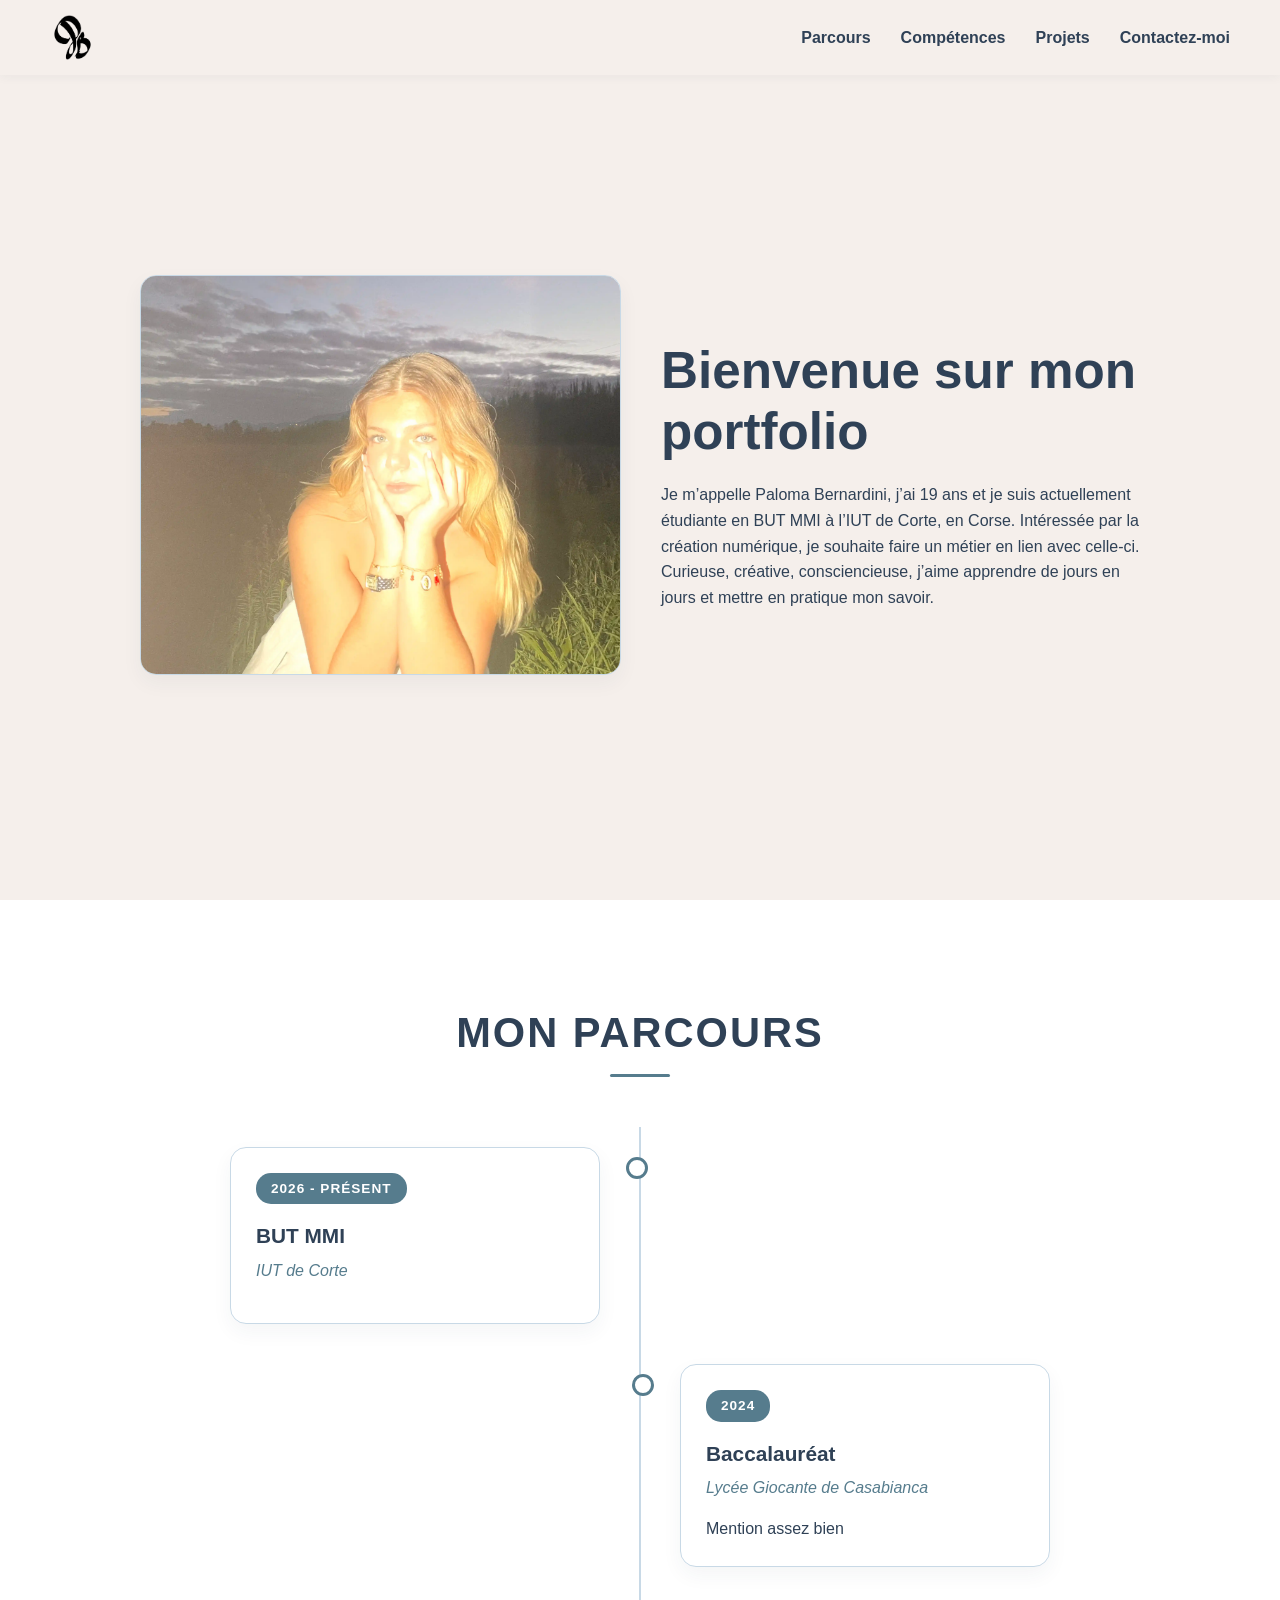
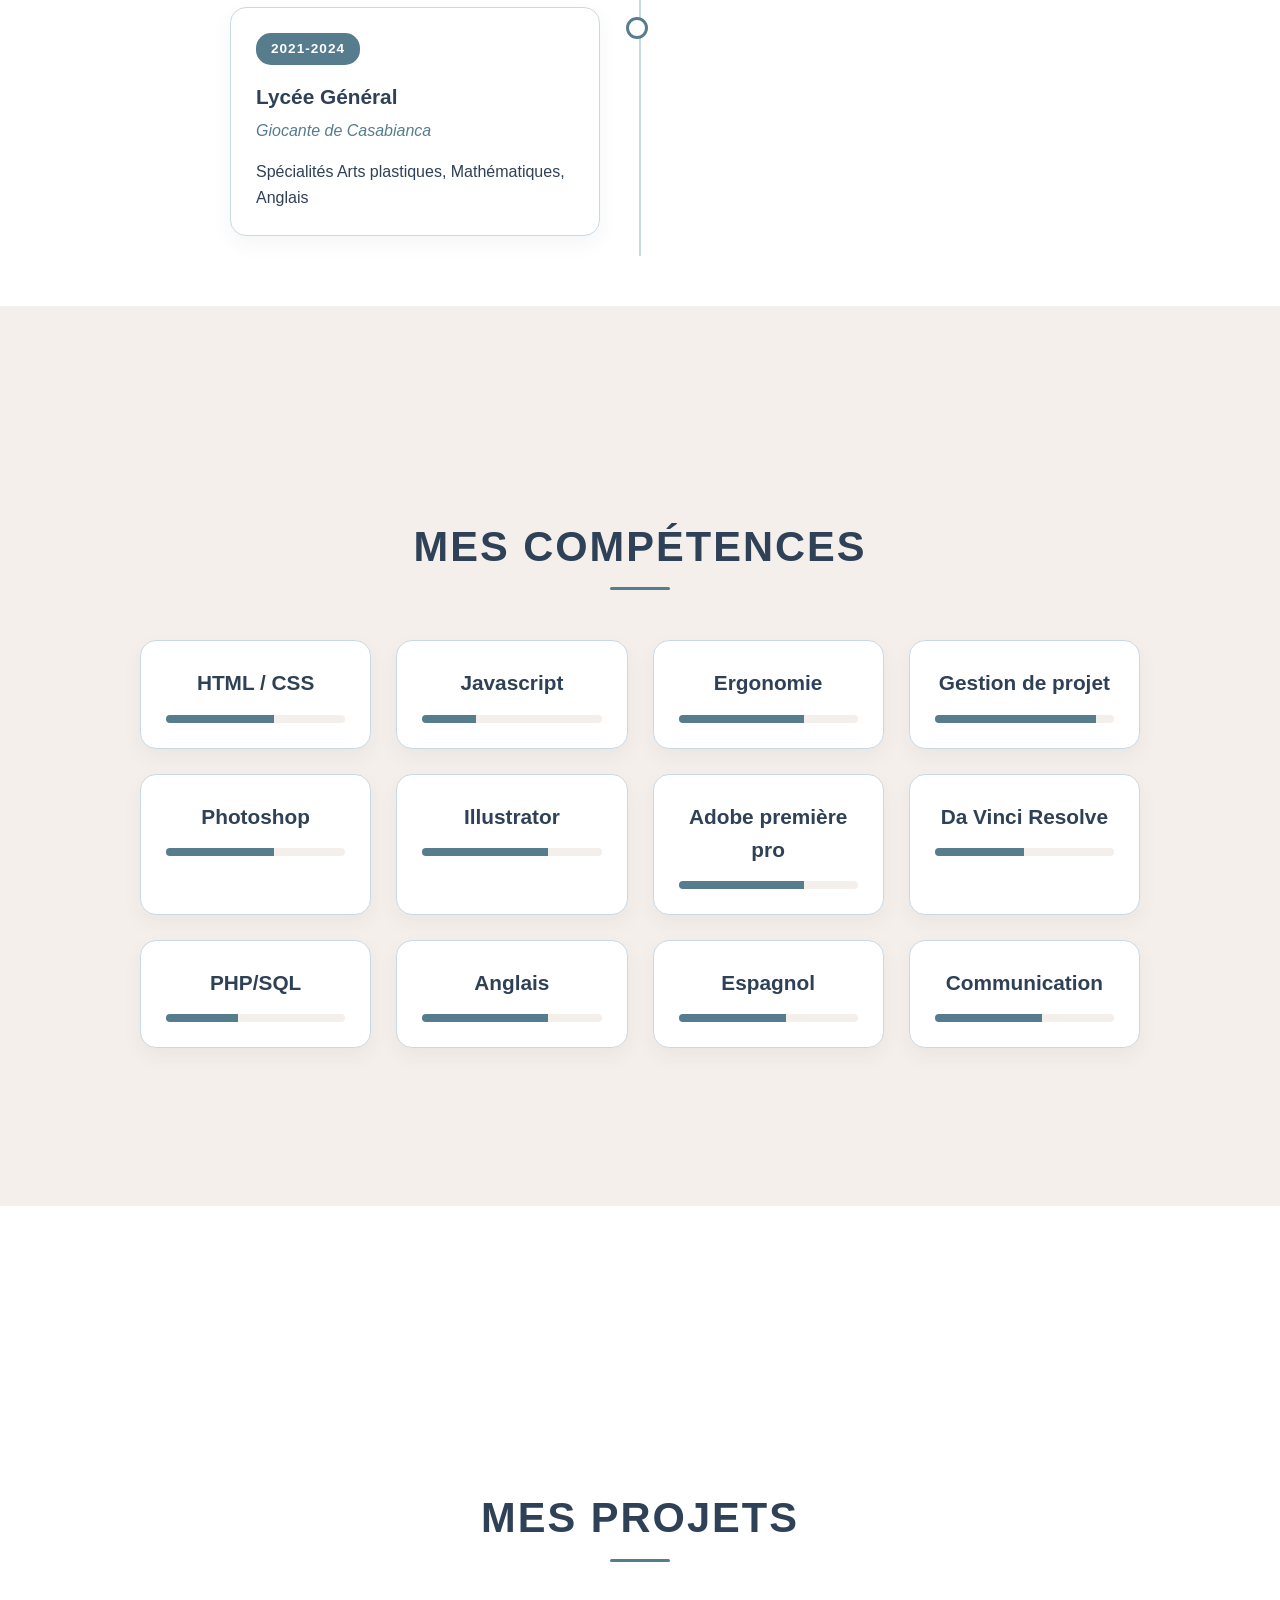
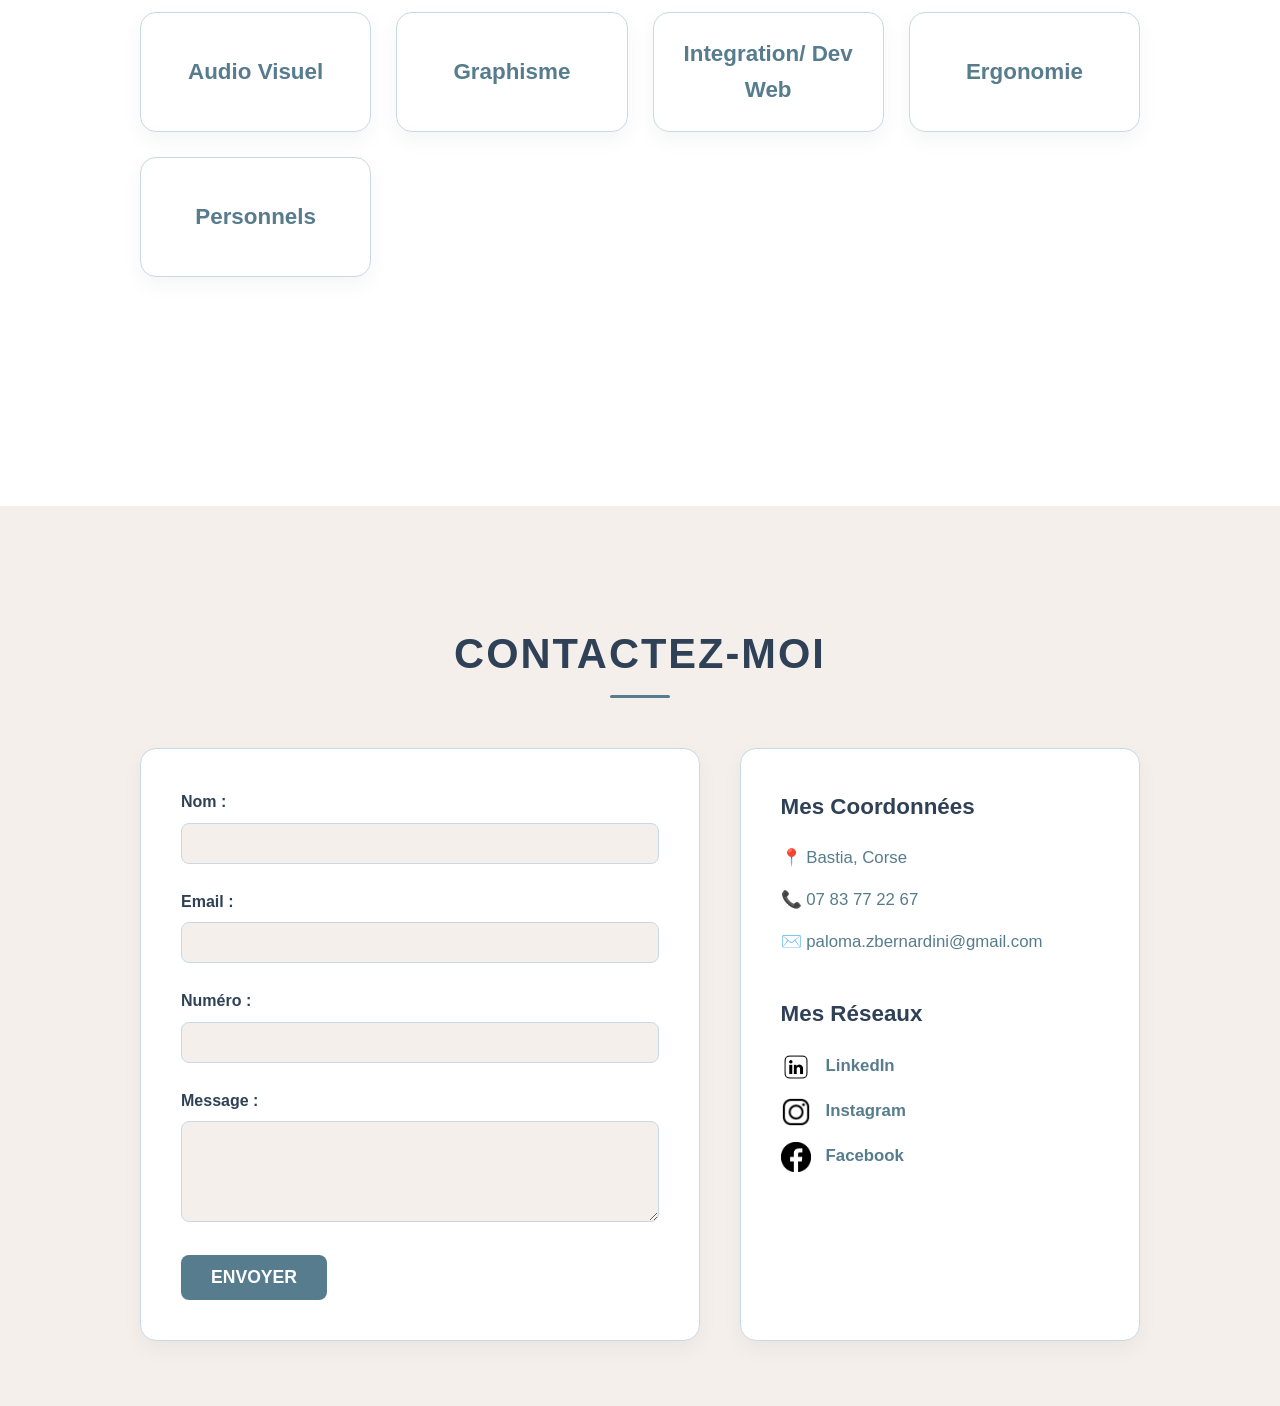
<file: index.html>
<!DOCTYPE html>
<html lang="fr">

<head>
    <meta charset="UTF-8">
    <meta name="viewport" content="width=device-width, initial-scale=1.0">
    <title>Mon Portfolio</title>
    <link rel="stylesheet" href="styles.css">
</head>

<body>

    <header class="navbar">
        <div class="logo">
            <a href="#accueil">
                <img src="img/Bernardini_Paloma_logo.webp" alt="Logo de mon portfolio" class="logo-img">
            </a>
        </div>
        <nav>
            <ul class="nav-links">
                <li><a href="#parcours">Parcours</a></li>
                <li><a href="#competences">Compétences</a></li>
                <li><a href="#projets">Projets</a></li>
                <li><a href="#contact">Contactez-moi</a></li>
            </ul>
        </nav>
    </header>
    <section id="accueil" class="section">
        <div class="container flex-row">
            <div class="box-photo">

                <img src="img/moi.webp" alt="Photo de Paloma Bernardini" class="photo-profil">
            </div>
            <div class="box-text">
                <h1>Bienvenue sur mon portfolio</h1>
                <p>Je m’appelle Paloma Bernardini, j’ai 19 ans et je suis actuellement étudiante en BUT MMI à l’IUT de
                    Corte, en Corse. Intéressée par la création numérique, je souhaite faire un métier en lien avec
                    celle-ci. Curieuse, créative, consciencieuse, j’aime apprendre de jours en jours et mettre en
                    pratique mon savoir.</p>
            </div>
        </div>
    </section>

    <section id="parcours" class="section bg-light">
        <div class="container">
            <h2 class="section-title">Mon Parcours</h2>

            <div class="timeline-bulles">

                <div class="bulle-container gauche">
                    <div class="bulle-contenu">
                        <span class="date-bulle">2026 - Présent</span>
                        <h3>BUT MMI</h3>
                        <h4>IUT de Corte</h4>
                    </div>
                </div>

                <div class="bulle-container droite">
                    <div class="bulle-contenu">
                        <span class="date-bulle">2024</span>
                        <h3>Baccalauréat</h3>
                        <h4>Lycée Giocante de Casabianca</h4>
                        <p>Mention assez bien</p>
                    </div>
                </div>

                <div class="bulle-container gauche">
                    <div class="bulle-contenu">
                        <span class="date-bulle">2021-2024</span>
                        <h3>Lycée Général</h3>
                        <h4>Giocante de Casabianca</h4>
                        <p>Spécialités Arts plastiques, Mathématiques, Anglais</p>
                    </div>
                </div>

            </div>
        </div>
    </section>

    <section id="competences" class="section">
        <div class="container">
            <h2 class="section-title">Mes Compétences</h2>
            <div class="grid-container">
                <div class="card">
                    <h3>HTML / CSS</h3>
                    <div class="jauge-fond">
                        <div class="jauge-remplissage" style="width: 60%;">60%</div>
                    </div>
                </div>
                <div class="card">
                    <h3>Javascript</h3>
                    <div class="jauge-fond">
                        <div class="jauge-remplissage" style="width: 30%;">30%</div>
                    </div>
                </div>
                <div class="card">
                    <h3>Ergonomie</h3>
                    <div class="jauge-fond">
                        <div class="jauge-remplissage" style="width: 70%;">70%</div>
                    </div>
                </div>
                <div class="card">
                    <h3>Gestion de projet</h3>
                    <div class="jauge-fond">
                        <div class="jauge-remplissage" style="width: 90%;">90%</div>
                    </div>
                </div>

                <div class="card">
                    <h3>Photoshop</h3>
                    <div class="jauge-fond">
                        <div class="jauge-remplissage" style="width: 60%;">60%</div>
                    </div>
                </div>

                <div class="card">
                    <h3>Illustrator</h3>
                    <div class="jauge-fond">
                        <div class="jauge-remplissage" style="width: 70%;">70%</div>
                    </div>
                </div>

                <div class="card">
                    <h3>Adobe première pro</h3>
                    <div class="jauge-fond">
                        <div class="jauge-remplissage" style="width: 70%;">70%</div>
                    </div>
                </div>

                <div class="card">
                    <h3>Da Vinci Resolve</h3>
                    <div class="jauge-fond">
                        <div class="jauge-remplissage" style="width: 50%;">50%</div>
                    </div>
                </div>
                <div class="card">
                    <h3>PHP/SQL</h3>
                    <div class="jauge-fond">
                        <div class="jauge-remplissage" style="width: 40%;">40%</div>
                    </div>
                </div>
                <div class="card">
                    <h3>Anglais</h3>
                    <div class="jauge-fond">
                        <div class="jauge-remplissage" style="width: 70%;">70%</div>
                    </div>
                </div>
                <div class="card">
                    <h3>Espagnol</h3>
                    <div class="jauge-fond">
                        <div class="jauge-remplissage" style="width: 60%;">60%</div>
                    </div>
                </div>
                <div class="card">
                    <h3>Communication</h3>
                    <div class="jauge-fond">
                        <div class="jauge-remplissage" style="width: 60%;">60%</div>
                    </div>
                </div>
            </div>
        </div>
    </section>

    <section id="projets" class="section bg-light">
        <div class="container">
            <h2 class="section-title">Mes Projets</h2>
            <div class="grid-container">
                <a href="audiovisuel.html" class="card projet-card">Audio Visuel</a>
                <a href="graphisme.html" class="card projet-card">Graphisme</a>
                <a href="integrationDevWeb.html" class="card projet-card">Integration/ Dev Web</a>
                <a href="ergonomie.html" class="card projet-card">Ergonomie</a>
                <a href="personnels.html" class="card projet-card">Personnels</a>
            </div>
        </div>
    </section>

    <section id="contact" class="section">
        <div class="container">
            <h2 class="section-title">Contactez-moi</h2>
            <div class="flex-row">
                <div class="box-form">
                    <form action="#">
                        <label for="nom">Nom :</label>
                        <input type="text" id="nom" name="nom" required>

                        <label for="email">Email :</label>
                        <input type="email" id="email" name="email" required>

                        <label for="numero">Numéro :</label>
                        <input type="tel" id="numero" name="numero" required>


                        <label for="message">Message :</label>
                        <textarea id="message" name="message" rows="5" required></textarea>

                        <button type="submit" class="btn">Envoyer</button>
                    </form>
                </div>
                <div class="box-contact-info">
                    <h3>Mes Coordonnées</h3>
                    <p>📍 Bastia, Corse</p>
                    <p>📞 07 83 77 22 67</p>
                    <p>✉️ paloma.zbernardini@gmail.com</p>
                    <br>
                    <h3>Mes Réseaux</h3>

                    <!-- Liens avec logos WebP -->
                    <p class="reseau-link">
                        <img src="img/linkedIn.webp" alt="Logo LinkedIn" class="icon-reseau">
                        <a href="https://www.linkedin.com/in/paloma-bernardini-0b196136b?utm_source=share_via&utm_content=profile&utm_medium=member_ios">LinkedIn</a>
                    </p>
                    <p class="reseau-link">
                        <img src="img/instagram.webp" alt="Logo Instagram" class="icon-reseau">
                        <a href="https://www.instagram.com/paloma.bernardini?igsh=c29ydm5ieG1lNWc=">Instagram</a>
                    </p>
                    <p class="reseau-link">
                        <img src="img/facebook.webp" alt="Logo Facebook" class="icon-reseau">
                        <a href="https://www.facebook.com/share/18fsPxcYKf/?mibextid=wwXIfr">Facebook</a>
                    </p>
                </div>
            </div>
        </div>
    </section>

</body>

</html>
</file>
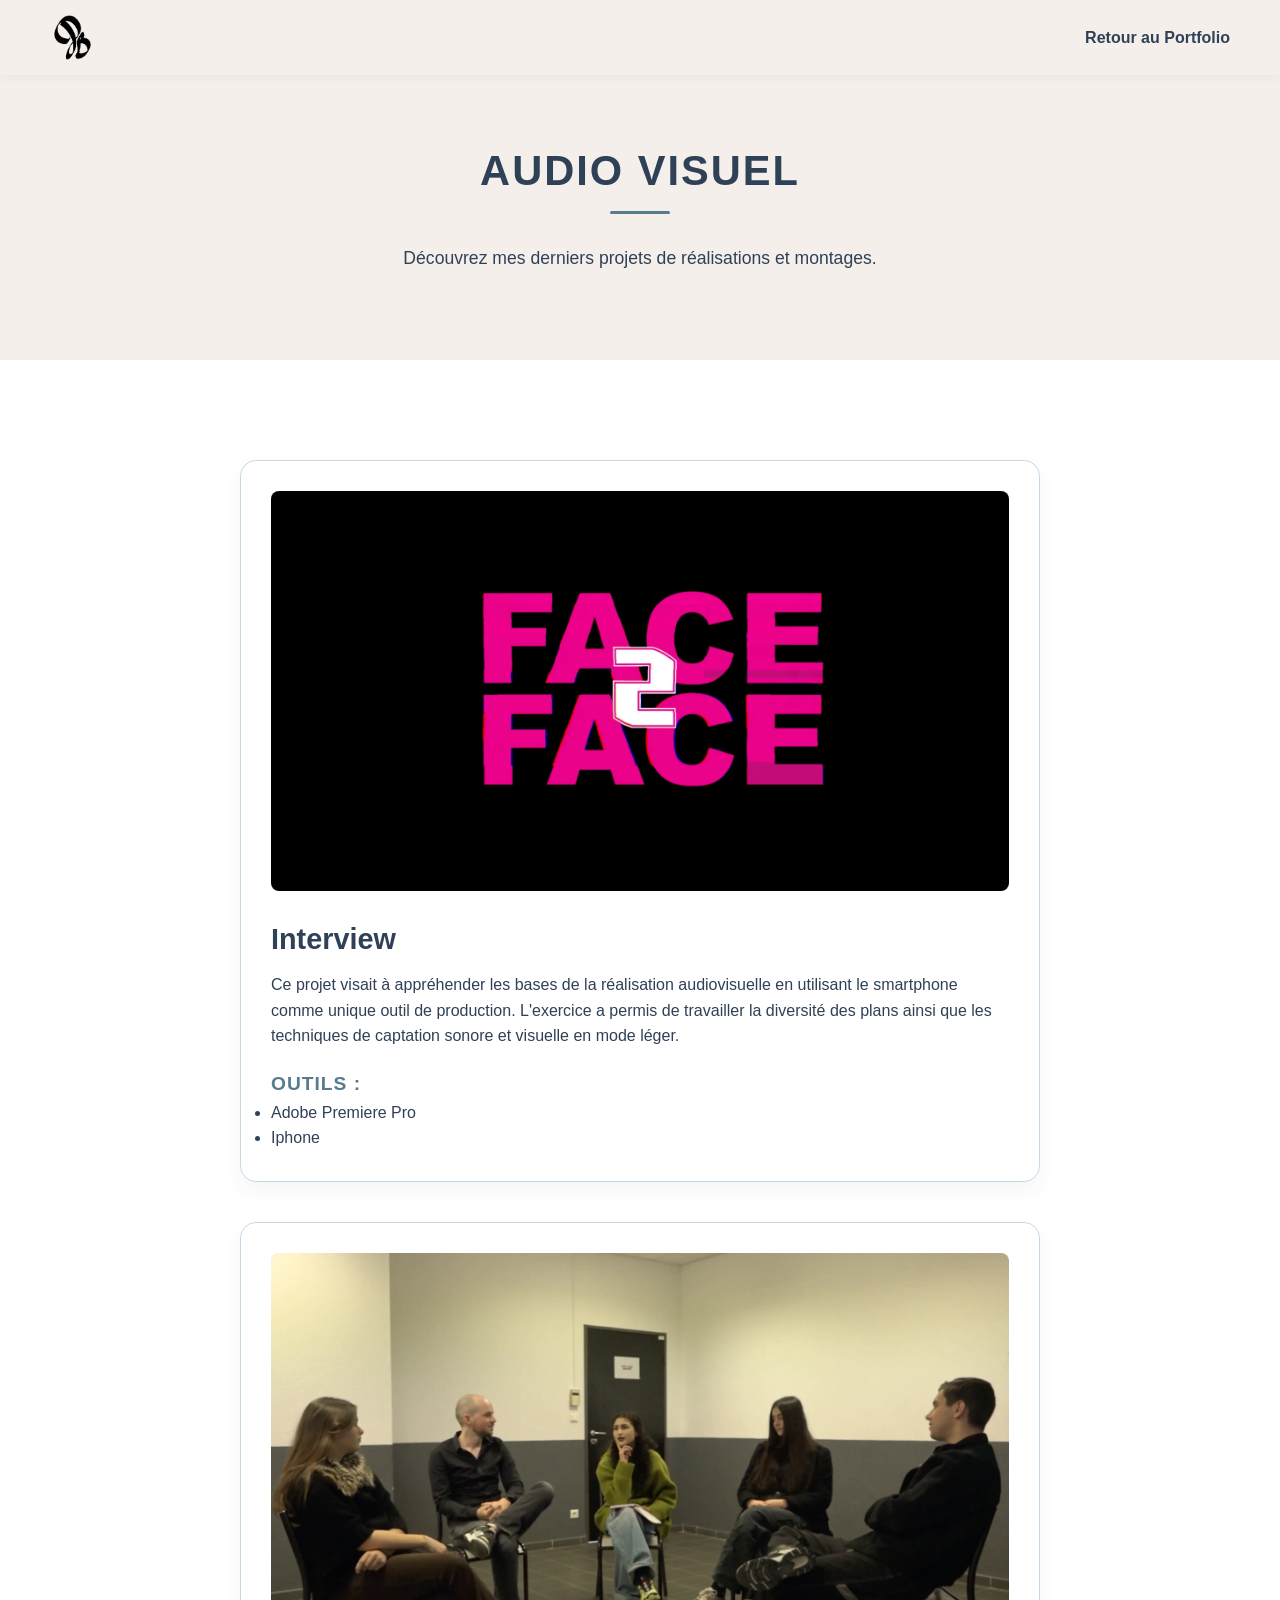
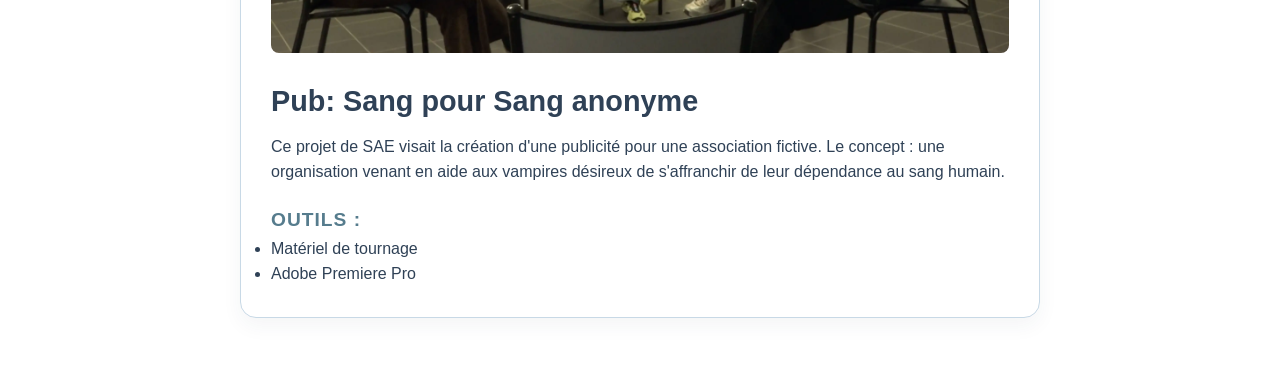
<file: audiovisuel.html>
<!DOCTYPE html>
<html lang="fr">

<head>
    <meta charset="UTF-8">
    <meta name="viewport" content="width=device-width, initial-scale=1.0">
    <title>Projet : Audio Visuel</title>
    <link rel="stylesheet" href="styles.css">
</head>

<body>

    <header class="navbar">
        <div class="logo">
            <a href="index.html">
                <img src="img/Bernardini_Paloma_logo.webp" alt="Logo de mon portfolio" class="logo-img">
            </a>
        </div>
        <nav>
            <ul class="nav-links">
                <li><a href="index.html?#projets">Retour au Portfolio</a></li>
            </ul>
        </nav>
    </header>

    <section class="section projet-header">
        <div class="container">
            <h1 class="section-title">Audio Visuel</h1>
            <p class="projet-intro">Découvrez mes derniers projets de réalisations et montages.</p>
        </div>
    </section>

    <section class="section bg-light">
        <div class="container">
            <div class="grille-projets">

                <div class="carte-projet-detail">
                    <a href="#vid1">
                        <div class="video-placeholder">
                            <img src="img/face2face.webp" alt="Aperçu vidéo 1">
                        </div>
                    </a>

                    <div class="projet-desc">
                        <h2>Interview</h2>
                        <p>Ce projet visait à appréhender les bases de la réalisation audiovisuelle en utilisant le
                            smartphone comme unique outil de production. L'exercice a permis de travailler la diversité
                            des plans ainsi que les techniques de captation sonore et visuelle en mode léger.</p>
                        <h3>Outils :</h3>
                        <ul>
                            <li>Adobe Premiere Pro</li>
                            <li>Iphone</li>
                        </ul>
                    </div>

                    <div id="vid1" class="lightbox">
                        <a href="#!" class="croix">×</a>
                        <iframe width="100%" height="450" src="https://www.youtube.com/embed/iA1ueyOh1-0"
                            title="YouTube video player" frameborder="0"
                            allow="accelerometer; autoplay; clipboard-write; encrypted-media; gyroscope; picture-in-picture; web-share"
                            referrerpolicy="strict-origin-when-cross-origin" allowfullscreen>
                        </iframe>
                    </div>
                </div>

                <div class="carte-projet-detail">
                    <a href="#vid2">
                        <div class="video-placeholder">
                            <img src="img/pub.webp" alt="Aperçu vidéo 2">
                        </div>
                    </a>

                    <div class="projet-desc">
                        <h2>Pub: Sang pour Sang anonyme</h2>
                        <p>Ce projet de SAE visait la création d'une publicité pour une association fictive. Le concept
                            : une organisation venant en aide aux vampires désireux de s'affranchir de leur dépendance
                            au sang humain.</p>
                        <h3>Outils :</h3>
                        <ul>
                            <li>Matériel de tournage</li>
                            <li>Adobe Premiere Pro</li>
                        </ul>
                    </div>

                    <div id="vid2" class="lightbox">
                        <a href="#!" class="croix">×</a>
                        <iframe width="100%" height="450" src="https://www.youtube.com/embed/ocmaPvEa8xg"
                            title="YouTube video player" frameborder="0"
                            allow="accelerometer; autoplay; clipboard-write; encrypted-media; gyroscope; picture-in-picture; web-share"
                            referrerpolicy="strict-origin-when-cross-origin" allowfullscreen>
                        </iframe>
                    </div>
                </div>

            </div>
        </div>
    </section>

</body>

</html>
</file>
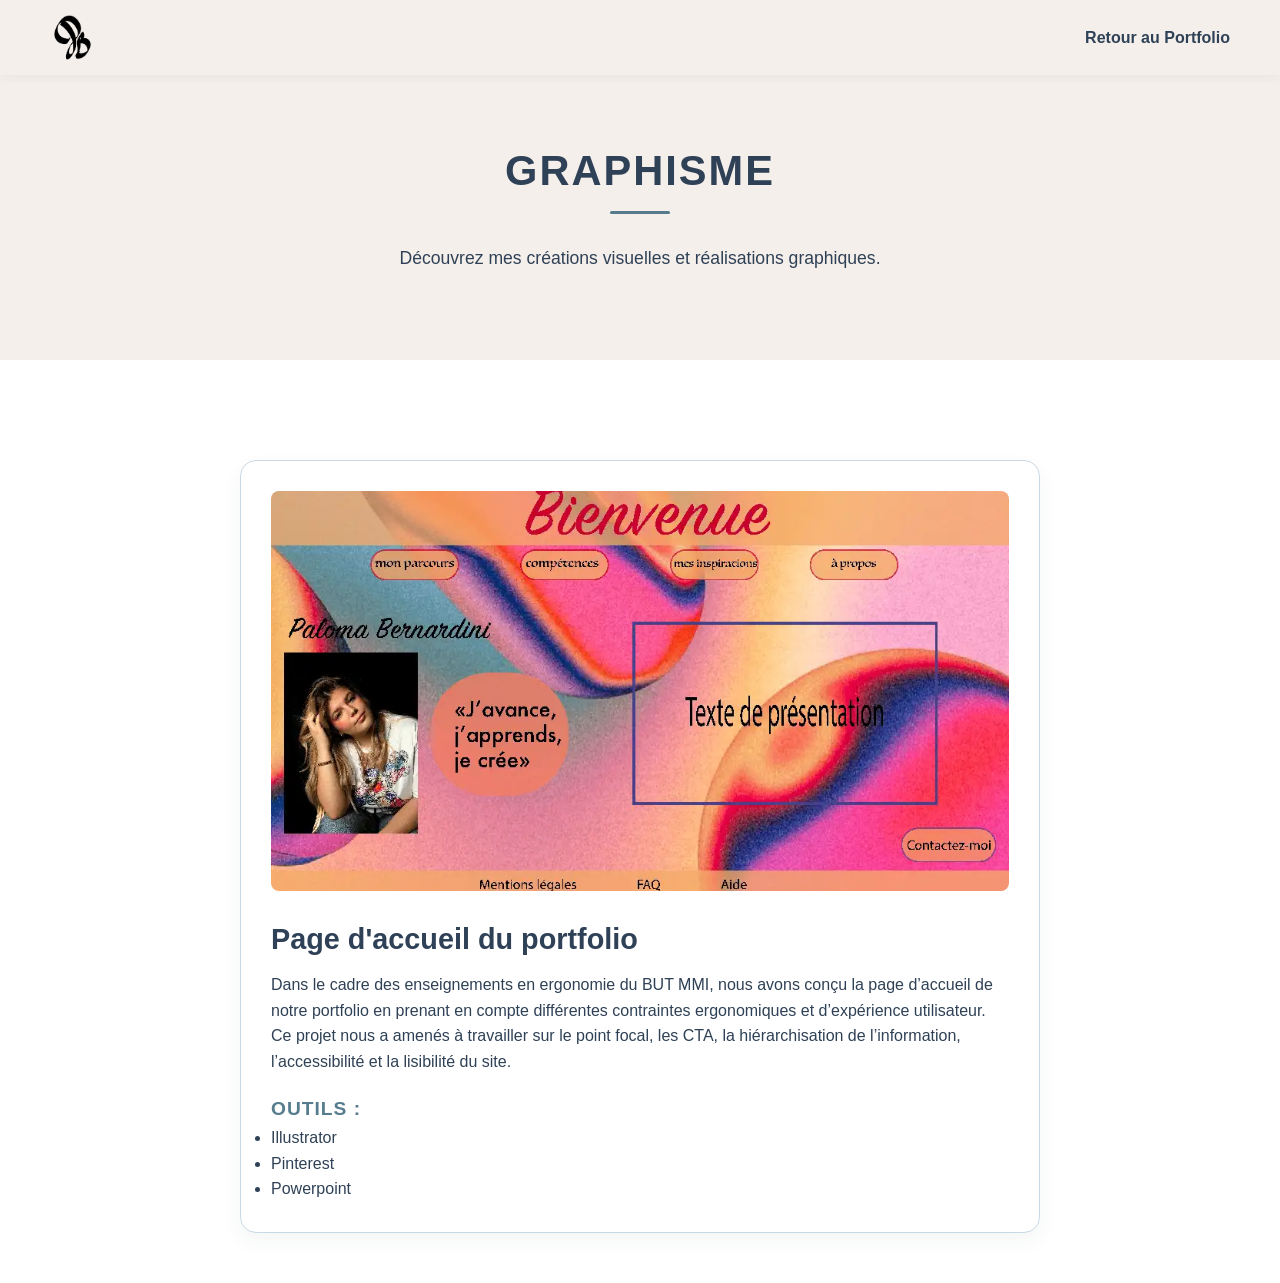
<file: ergonomie.html>
<!DOCTYPE html>
<html lang="fr">

<head>
    <meta charset="UTF-8">
    <meta name="viewport" content="width=device-width, initial-scale=1.0">
    <title>Projet : Graphisme</title>
    <link rel="stylesheet" href="styles.css">
</head>

<body>


    <header class="navbar">
        <div class="logo">
            <a href="index.html">
                <img src="img/Bernardini_Paloma_logo.webp" alt="Logo de mon portfolio" class="logo-img">
            </a>
        </div>
        <nav>
            <ul class="nav-links">
                <li><a href="index.html?#projets">Retour au Portfolio</a></li>
            </ul>
        </nav>
    </header>


    <section class="section projet-header">
        <div class="container">
            <h1 class="section-title">Graphisme</h1>
            <p class="projet-intro">Découvrez mes créations visuelles et réalisations graphiques.</p>
        </div>
    </section>


    <section class="section bg-light">
        <div class="container">
            <div class="grille-projets">

            
                <div class="carte-projet-detail">
                 
                    <a href="#img1">
                        <div class="video-placeholder">
                            <img src="img/page de garde portfolio ordinateur.webp" alt="Aperçu du premier projet">
                        </div>
                    </a>

                    <div class="projet-desc">
                        <h2>Page d'accueil du portfolio</h2>
                        <p>Dans le cadre des enseignements en ergonomie du BUT MMI, nous avons conçu la page d’accueil
                            de notre portfolio en prenant en compte différentes contraintes ergonomiques et d’expérience
                            utilisateur. Ce projet nous a amenés à travailler sur le point focal, les CTA, la
                            hiérarchisation de l’information, l’accessibilité et la lisibilité du site.</p>
                        <h3>Outils :</h3>
                        <ul>
                            <li>Illustrator</li>
                            <li>Pinterest</li>
                            <li>Powerpoint</li>
                        </ul>
                    </div>


                    <div id="img1" class="lightbox">
                        <a href="#!" class="croix">×</a>
                        <img src="img/page de garde portfolio ordinateur.webp" alt="Premier projet en grand">
                    </div>
                </div>

            </div>
        </div>
    </section>

</body>

</html>
</file>
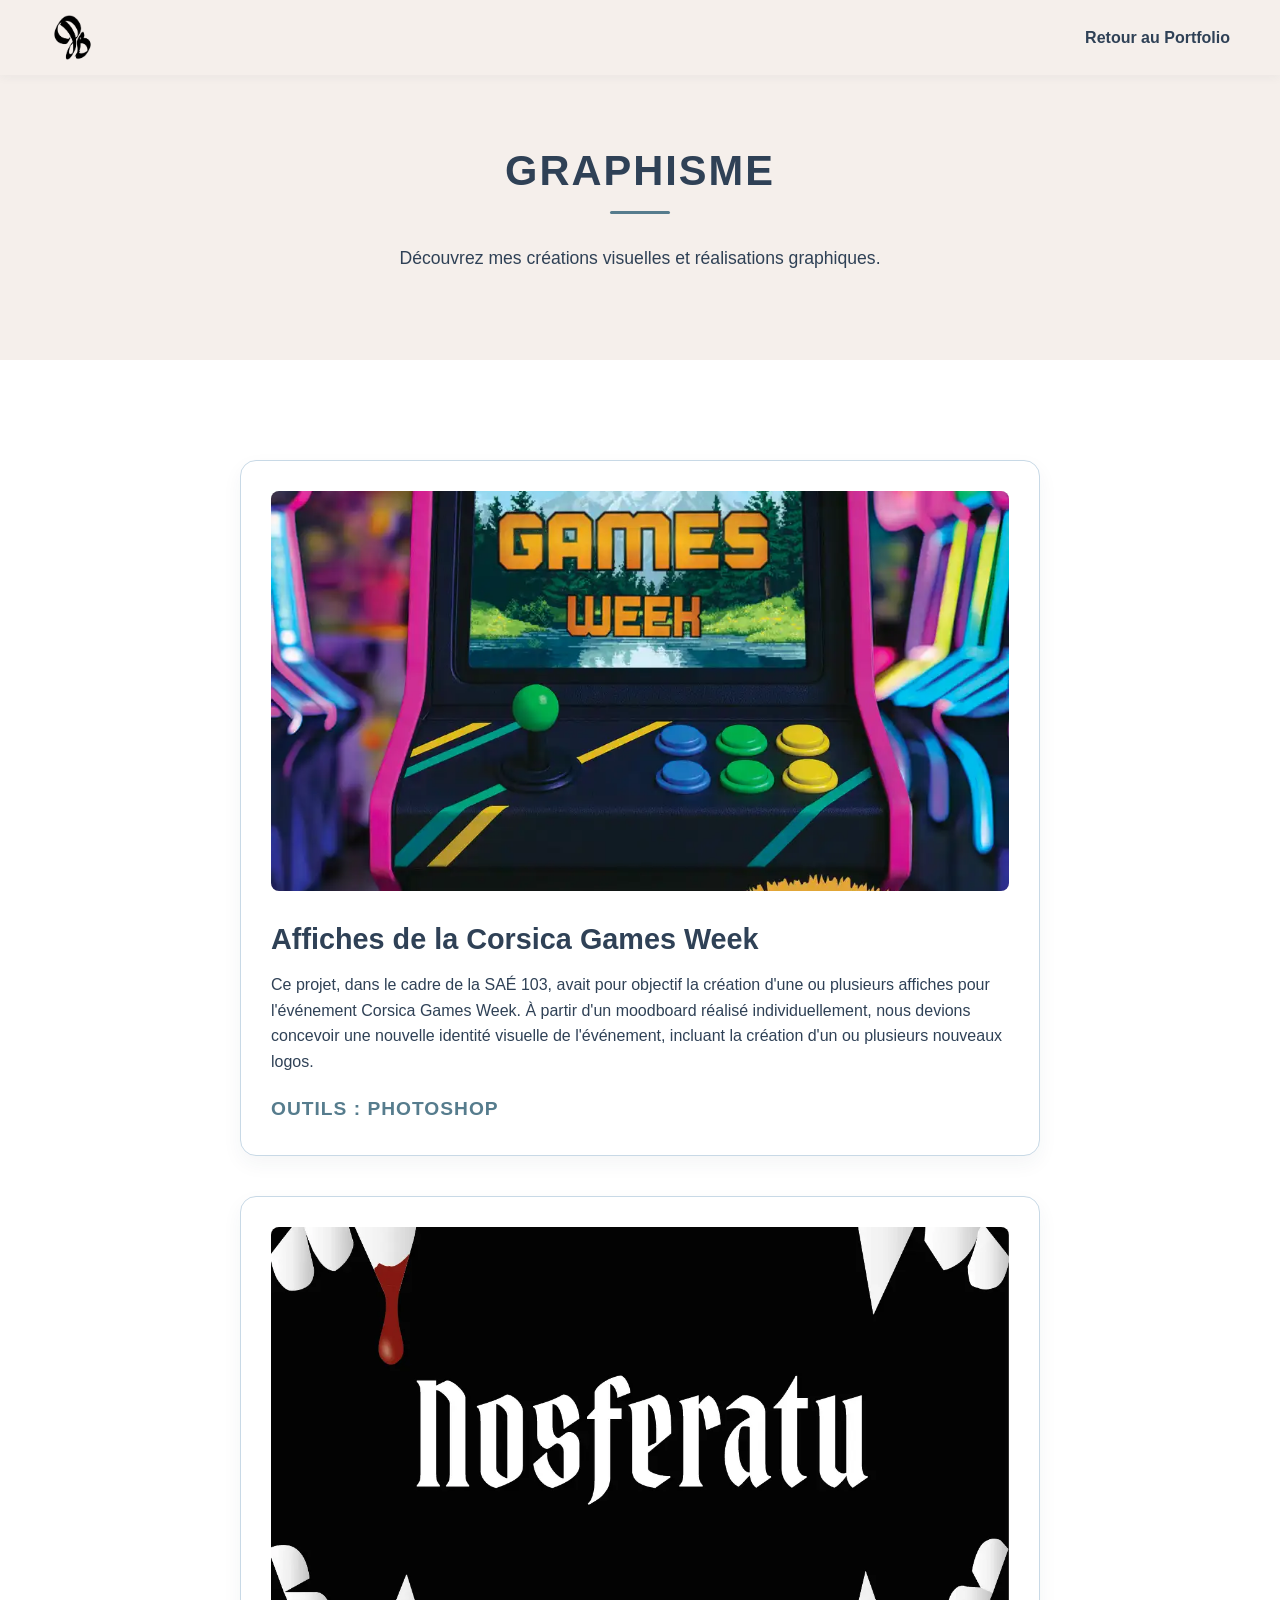
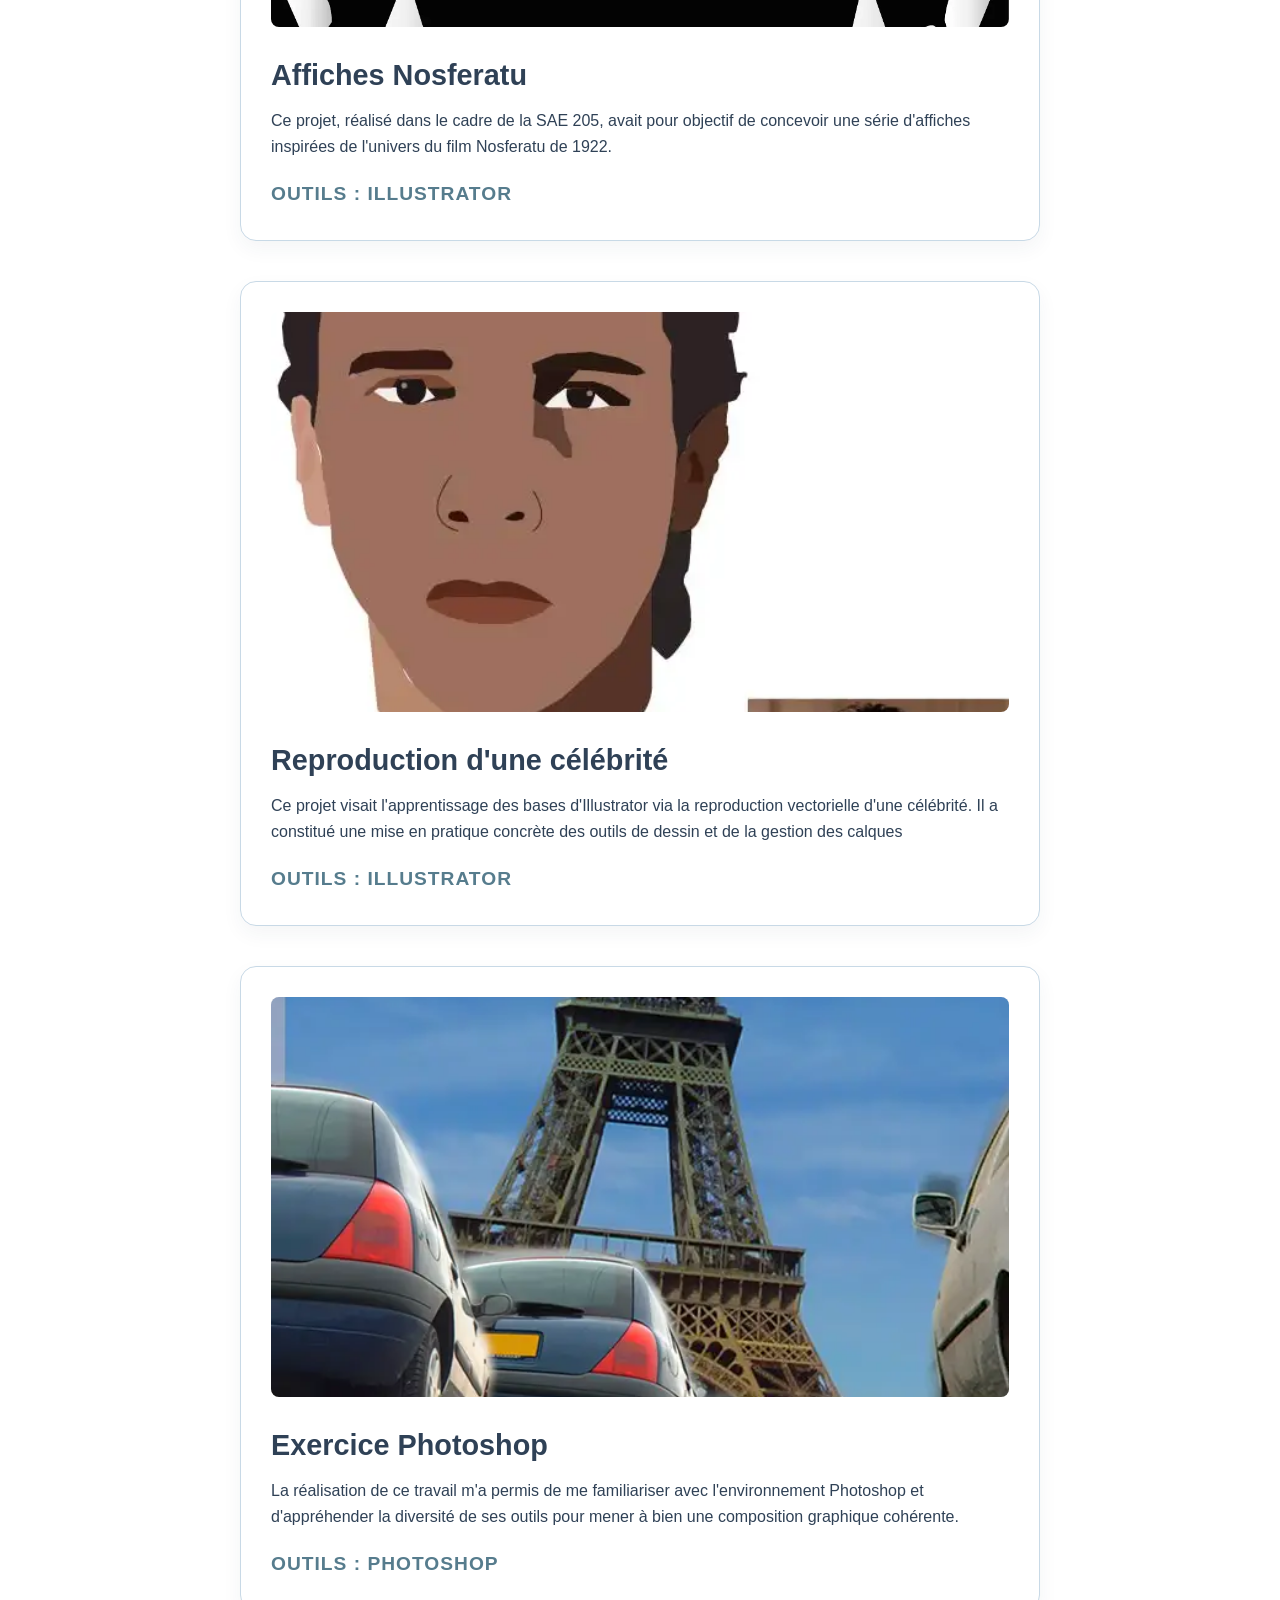
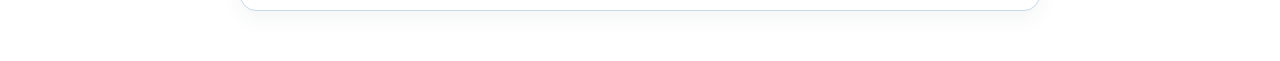
<file: graphisme.html>
<!DOCTYPE html>
<html lang="fr">

<head>
    <meta charset="UTF-8">
    <meta name="viewport" content="width=device-width, initial-scale=1.0">
    <title>Projet : Graphisme</title>
    <link rel="stylesheet" href="styles.css">
</head>

<body>

    <header class="navbar">
        <div class="logo">
            <a href="index.html">
                <img src="img/Bernardini_Paloma_logo.webp" alt="Logo de mon portfolio" class="logo-img">
            </a>
        </div>
        <nav>
            <ul class="nav-links">
                <li><a href="index.html?#projets">Retour au Portfolio</a></li>
            </ul>
        </nav>
    </header>

    <section class="section projet-header">
        <div class="container">
            <h1 class="section-title">Graphisme</h1>
            <p class="projet-intro">Découvrez mes créations visuelles et réalisations graphiques.</p>
        </div>
    </section>

    <section class="section bg-light">
        <div class="container">
            <div class="grille-projets">

                <div class="carte-projet-detail">
                    <a href="#img1-1">
                        <div class="video-placeholder">
                            <img src="img/affiche1.webp" alt="Affiches Corsica Games Week">
                        </div>
                    </a>
                    <div class="projet-desc">
                        <h2>Affiches de la Corsica Games Week</h2>
                        <p>Ce projet, dans le cadre de la SAÉ 103, avait pour objectif la création d'une ou plusieurs
                            affiches pour l'événement Corsica Games Week. À partir d'un moodboard réalisé
                            individuellement, nous devions concevoir une nouvelle identité visuelle de l'événement,
                            incluant la création d'un ou plusieurs nouveaux logos.</p>
                        <h3>Outils : Photoshop</h3>
                    </div>

                    <div id="img1-1" class="lightbox">
                        <a href="#!" class="croix">×</a>
                        <a href="#img1-3" class="fleche fleche-gauche">&#10094;</a>
                        <img src="img/affiche2.webp" alt="Affiche 1">
                        <a href="#img1-2" class="fleche fleche-droite">&#10095;</a>
                    </div>

                    <div id="img1-2" class="lightbox">
                        <a href="#!" class="croix">×</a>
                        <a href="#img1-1" class="fleche fleche-gauche">&#10094;</a>
                        <img src="img/affiche3.webp" alt="Affiche 2">
                        <a href="#img1-3" class="fleche fleche-droite">&#10095;</a>
                    </div>

                    <div id="img1-3" class="lightbox">
                        <a href="#!" class="croix">×</a>
                        <a href="#img1-2" class="fleche fleche-gauche">&#10094;</a>
                        <img src="img/affiche4.webp" alt="Affiche 3">
                        <a href="#img1-1" class="fleche fleche-droite">&#10095;</a>
                    </div>
                </div>

                <div class="carte-projet-detail">
                    <a href="#img2-1">
                        <div class="video-placeholder">
                            <img src="img/nosferatu1.webp" alt="Affiches Nosferatu">
                        </div>
                    </a>
                    <div class="projet-desc">
                        <h2>Affiches Nosferatu</h2>
                        <p>Ce projet, réalisé dans le cadre de la SAE 205, avait pour objectif de concevoir une série
                            d'affiches inspirées de l'univers du film Nosferatu de 1922.</p>
                        <h3>Outils : Illustrator</h3>
                    </div>

                    <div id="img2-1" class="lightbox">
                        <a href="#!" class="croix">×</a>
                        <a href="#img2-5" class="fleche fleche-gauche">&#10094;</a> <img src="img/nosferatu1.webp"
                            alt="Nosferatu 1">
                        <a href="#img2-2" class="fleche fleche-droite">&#10095;</a>
                    </div>

                    <div id="img2-2" class="lightbox">
                        <a href="#!" class="croix">×</a>
                        <a href="#img2-1" class="fleche fleche-gauche">&#10094;</a>
                        <img src="img/nosferatu2.webp" alt="Nosferatu 2">
                        <a href="#img2-3" class="fleche fleche-droite">&#10095;</a>
                    </div>

                    <div id="img2-3" class="lightbox">
                        <a href="#!" class="croix">×</a>
                        <a href="#img2-2" class="fleche fleche-gauche">&#10094;</a>
                        <img src="img/nosferatu3.webp" alt="Nosferatu 3">
                        <a href="#img2-4" class="fleche fleche-droite">&#10095;</a>
                    </div>

                    <div id="img2-4" class="lightbox">
                        <a href="#!" class="croix">×</a>
                        <a href="#img2-3" class="fleche fleche-gauche">&#10094;</a>
                        <img src="img/nosferatu4.webp" alt="Nosferatu 4">
                        <a href="#img2-5" class="fleche fleche-droite">&#10095;</a>
                    </div>

                    <div id="img2-5" class="lightbox">
                        <a href="#!" class="croix">×</a>
                        <a href="#img2-4" class="fleche fleche-gauche">&#10094;</a>
                        <img src="img/nosferatu5.webp" alt="Nosferatu 5">
                        <a href="#img2-1" class="fleche fleche-droite">&#10095;</a>
                    </div>
                </div>

                <div class="carte-projet-detail">
                    <a href="#img3">
                        <div class="video-placeholder">
                            <img src="img/patrick bateman.webp" alt="Reproduction Célébrité">
                        </div>
                    </a>
                    <div class="projet-desc">
                        <h2>Reproduction d'une célébrité</h2>
                        <p>Ce projet visait l'apprentissage des bases d'Illustrator via la reproduction vectorielle
                            d'une célébrité. Il a constitué une mise en pratique concrète des outils de dessin et de la
                            gestion des calques</p>
                        <h3>Outils : Illustrator</h3>
                    </div>

                    <div id="img3" class="lightbox">
                        <a href="#!" class="croix">×</a>
                        <img src="img/patrick bateman.webp" alt="Reproduction en grand">
                    </div>
                </div>

                <div class="carte-projet-detail">
                    <a href="#img4">
                        <div class="video-placeholder">
                            <img src="img/tour eiffel.webp" alt="Exercice Photoshop">
                        </div>
                    </a>
                    <div class="projet-desc">
                        <h2>Exercice Photoshop</h2>
                        <p>La réalisation de ce travail m'a permis de me familiariser avec l'environnement Photoshop et
                            d'appréhender la diversité de ses outils pour mener à bien une composition graphique
                            cohérente. </p>
                        <h3>Outils : Photoshop</h3>
                    </div>

                    <div id="img4" class="lightbox">
                        <a href="#!" class="croix">×</a>
                        <img src="img/tour eiffel.webp" alt="Exercice en grand">
                    </div>
                </div>

            </div>
        </div>
    </section>

</body>

</html>
</file>
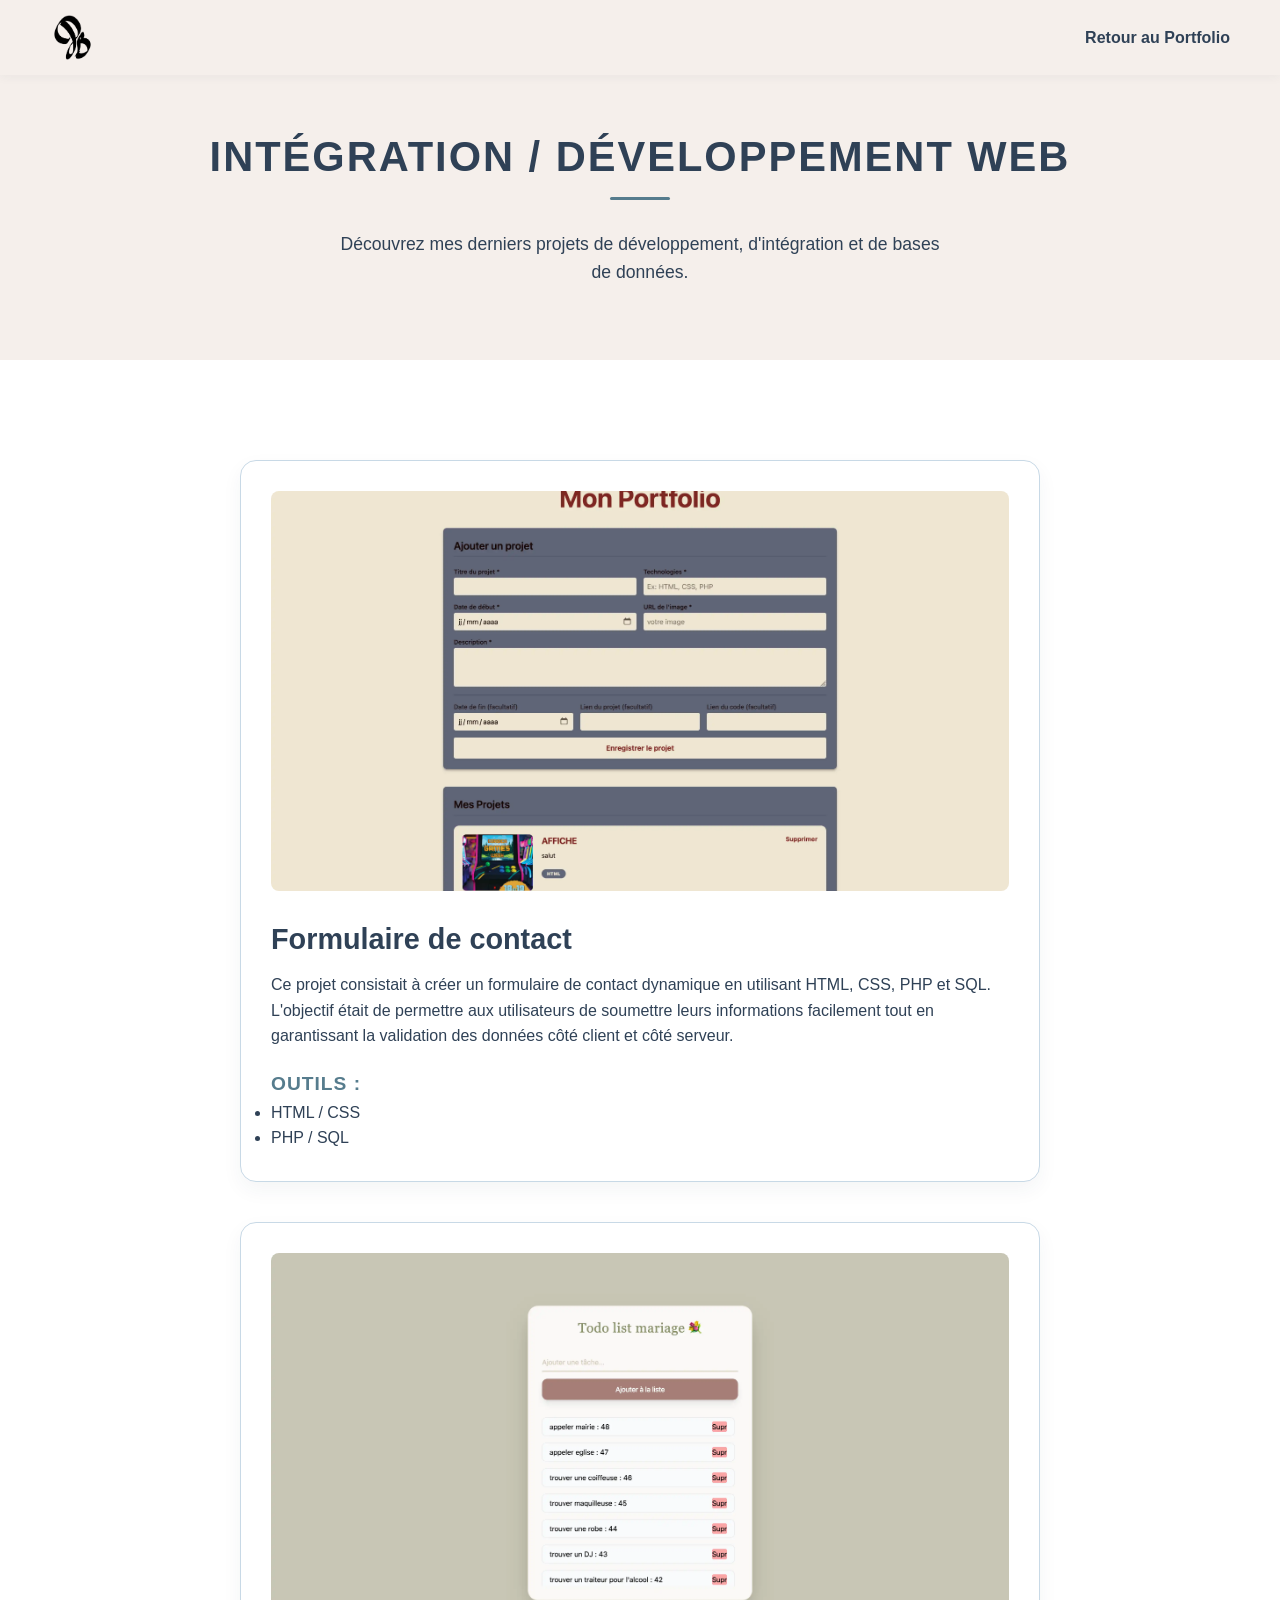
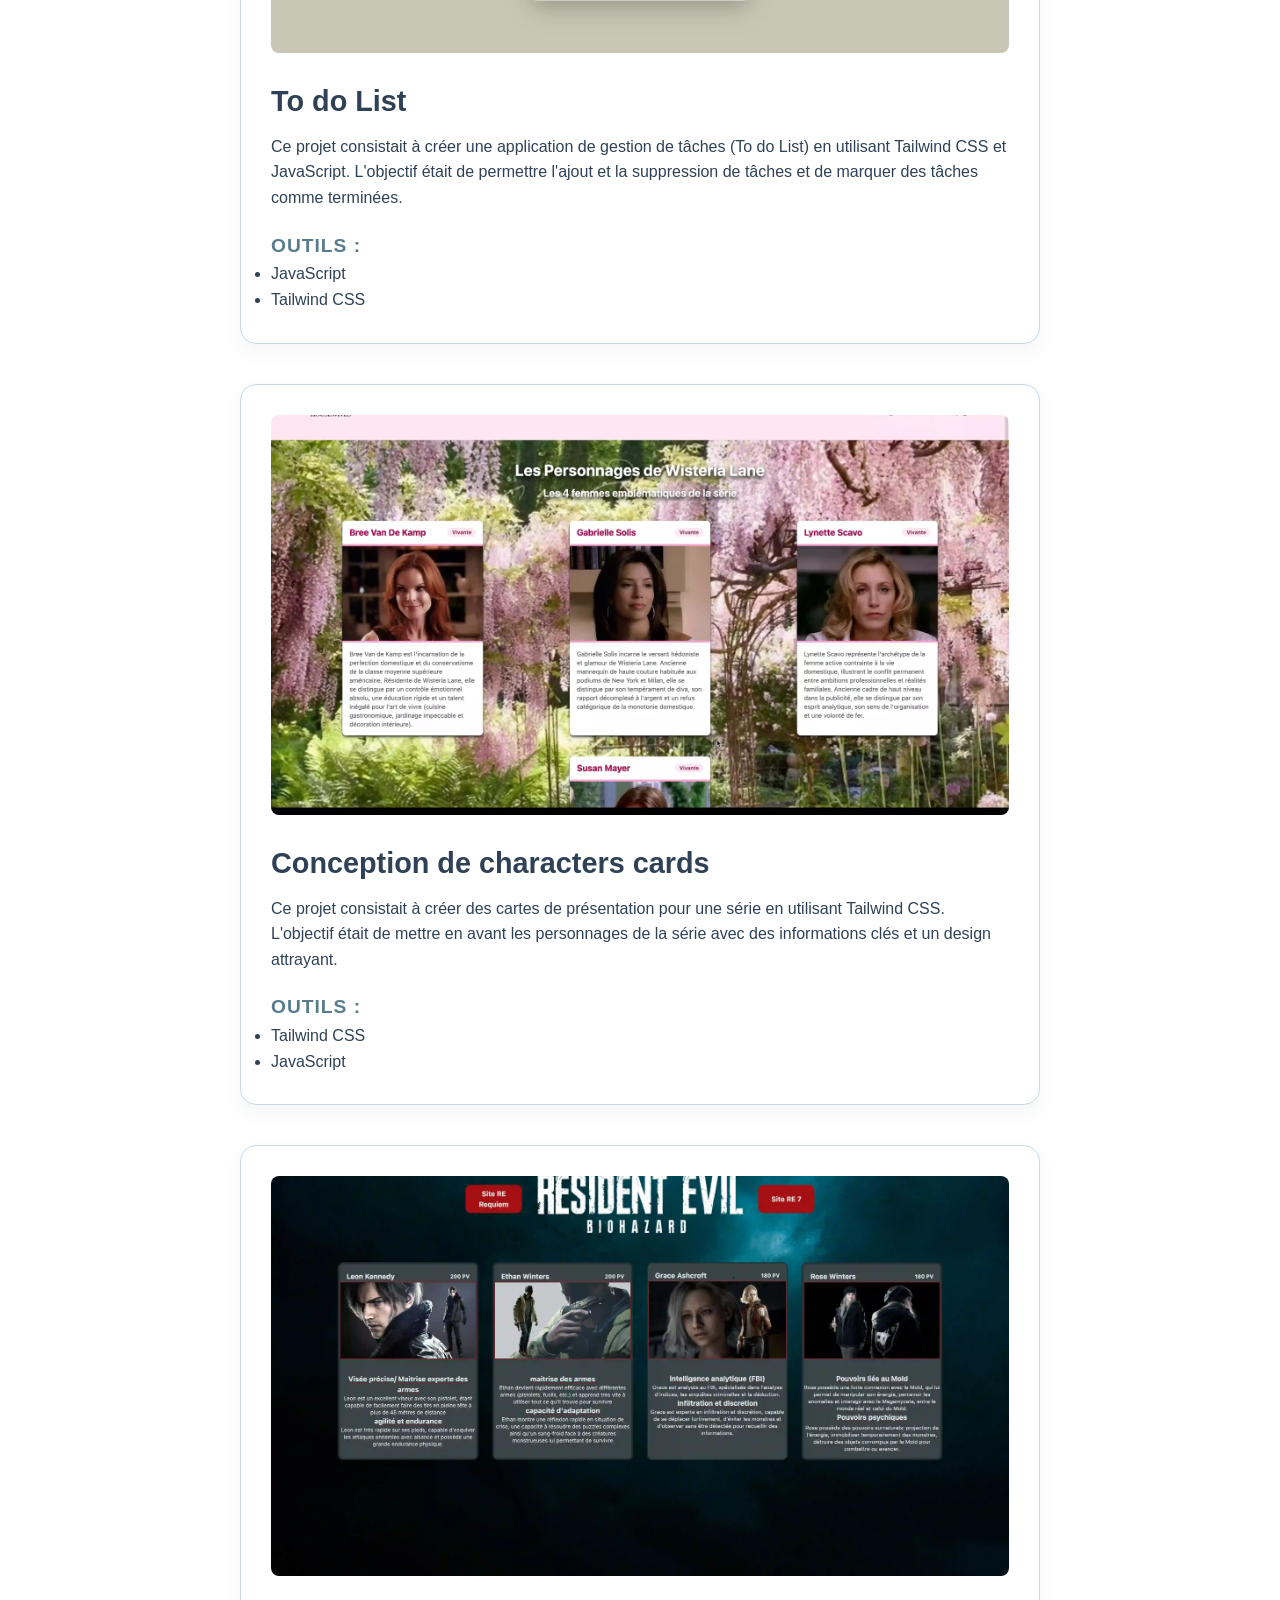
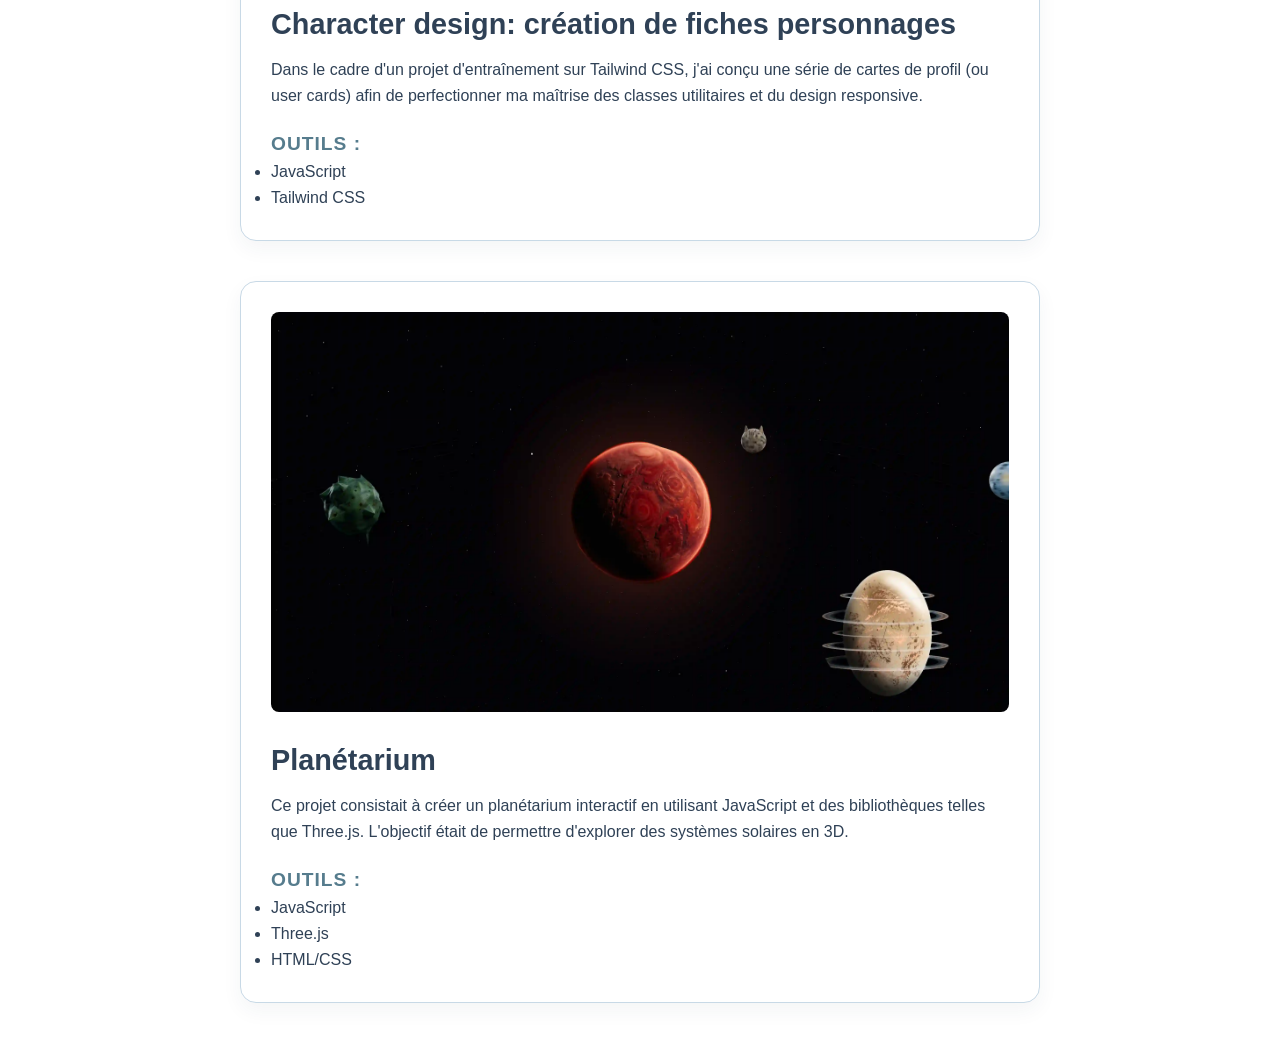
<file: integrationDevWeb.html>
<!DOCTYPE html>
<html lang="fr">

<head>
    <meta charset="UTF-8">
    <meta name="viewport" content="width=device-width, initial-scale=1.0">
    <title>Projet : Intégration / Développement Web</title>
    <link rel="stylesheet" href="styles.css">
</head>

<body>


    <header class="navbar">
        <div class="logo">
            <a href="index.html">
                <img src="img/Bernardini_Paloma_logo.webp" alt="Logo de mon portfolio" class="logo-img">
            </a>
        </div>
        <nav>
            <ul class="nav-links">
                <li><a href="index.html?#projets">Retour au Portfolio</a></li>
            </ul>
        </nav>
    </header>


    <section class="section projet-header">
        <div class="container">
            <h1 class="section-title">Intégration / Développement Web</h1>
            <p class="projet-intro">Découvrez mes derniers projets de développement, d'intégration et de bases de
                données.</p>
        </div>
    </section>


    <section class="section bg-light">
        <div class="container">
            <div class="grille-projets">


                <div class="carte-projet-detail">
                    <a href="#img1">
                        <div class="video-placeholder">
                            <img src="img/formulaireprojet.webp" alt="Aperçu du projet Formulaire">
                        </div>
                    </a>
                    <div class="projet-desc">
                        <h2>Formulaire de contact</h2>
                        <p>Ce projet consistait à créer un formulaire de contact dynamique en utilisant HTML, CSS, PHP
                            et SQL. L'objectif était de permettre aux utilisateurs de soumettre leurs informations
                            facilement tout en garantissant la validation des données côté client et côté serveur.</p>
                        <h3>Outils :</h3>
                        <ul>
                            <li>HTML / CSS</li>
                            <li>PHP / SQL</li>

                        </ul>
                    </div>

                    <div id="img1" class="lightbox">
                        <a href="#!" class="croix">×</a>
                        <img src="img/formulaireprojet.webp" alt="Projet Formulaire en grand">
                    </div>
                </div>


                <div class="carte-projet-detail">
                    <a href="#img2">
                        <div class="video-placeholder">
                            <img src="img/mariage.webp" alt="Aperçu du projet 2">
                        </div>
                    </a>
                    <div class="projet-desc">
                        <h2>To do List</h2>
                        <p>Ce projet consistait à créer une application de gestion de tâches (To do List) en utilisant
                            Tailwind CSS et JavaScript. L'objectif était de permettre l'ajout et la suppression de
                            tâches
                            et de marquer des tâches comme terminées.</p>
                        <h3>Outils :</h3>
                        <ul>
                            <li>JavaScript</li>
                            <li>Tailwind CSS</li>
                        </ul>
                    </div>

                    <div id="img2" class="lightbox">
                        <a href="#!" class="croix">×</a>
                        <img src="img/mariage.webp" alt="Projet 2 en grand">
                    </div>
                </div>


                <div class="carte-projet-detail">

                    <a href="#img3">
                        <div class="video-placeholder">
                            <img src="img/DH.webp" alt="Aperçu du projet 3">
                        </div>
                    </a>
                    <div class="projet-desc">
                        <h2>Conception de characters cards</h2>
                        <p>Ce projet consistait à créer des cartes de présentation pour une série en utilisant Tailwind
                            CSS.
                            L'objectif était de mettre en avant les personnages de la série avec des informations clés
                            et
                            un design attrayant.</p>
                        <h3>Outils :</h3>
                        <ul>
                            <li>Tailwind CSS</li>
                            <li>JavaScript</li>
                        </ul>
                    </div>


                    <div id="img3" class="lightbox">
                        <a href="#!" class="croix">×</a>
                        <iframe width="100%" height="450" src="https://www.youtube.com/embed/n5o8ChtBDMI"
                            title="YouTube video player" frameborder="0"
                            allow="accelerometer; autoplay; clipboard-write; encrypted-media; gyroscope; picture-in-picture; web-share"
                            referrerpolicy="strict-origin-when-cross-origin" allowfullscreen></iframe>
                    </div>
                </div>


                <div class="carte-projet-detail">
                    <a href="#img4">
                        <div class="video-placeholder">
                            <img src="img/RE.webp" alt="Aperçu du projet 4">
                        </div>
                    </a>
                    <div class="projet-desc">
                        <h2>Character design: création de fiches personnages</h2>
                        <p>Dans le cadre d'un projet d'entraînement sur Tailwind CSS, j'ai conçu une série de cartes de
                            profil (ou user cards) afin de perfectionner ma maîtrise des classes utilitaires et du
                            design responsive.</p>
                        <h3>Outils :</h3>
                        <ul>
                            <li>JavaScript</li>
                            <li>Tailwind CSS</li>
                        </ul>
                    </div>

                    <div id="img4" class="lightbox">
                        <a href="#!" class="croix">×</a>
                        <img src="img/RE.webp" alt="Projet 4 en grand">
                    </div>
                </div>

                <div class="carte-projet-detail">
                    <a href="#img5">
                        <div class="video-placeholder">
                            <img src="img/planetarium.webp" alt="Aperçu du projet 5">
                        </div>
                    </a>
                    <div class="projet-desc">
                        <h2>Planétarium</h2>
                        <p>Ce projet consistait à créer un planétarium interactif en utilisant JavaScript et des
                            bibliothèques
                            telles que Three.js. L'objectif était de permettre d'explorer des systèmes
                            solaires en 3D.</p>
                        <h3>Outils :</h3>
                        <ul>
                            <li>JavaScript</li>
                            <li>Three.js</li>
                            <li>HTML/CSS</li>
                        </ul>
                    </div>

                    <div id="img5" class="lightbox">
                        <a href="#!" class="croix">×</a>
                        <iframe width="100%" height="450" src="https://www.youtube.com/embed/1kHSN5jvuDA"
                            title="YouTube video player" frameborder="0"
                            allow="accelerometer; autoplay; clipboard-write; encrypted-media; gyroscope; picture-in-picture; web-share"
                            referrerpolicy="strict-origin-when-cross-origin" allowfullscreen></iframe>
                    </div>
                </div>
            </div>
    </section>

</body>

</html
</file>
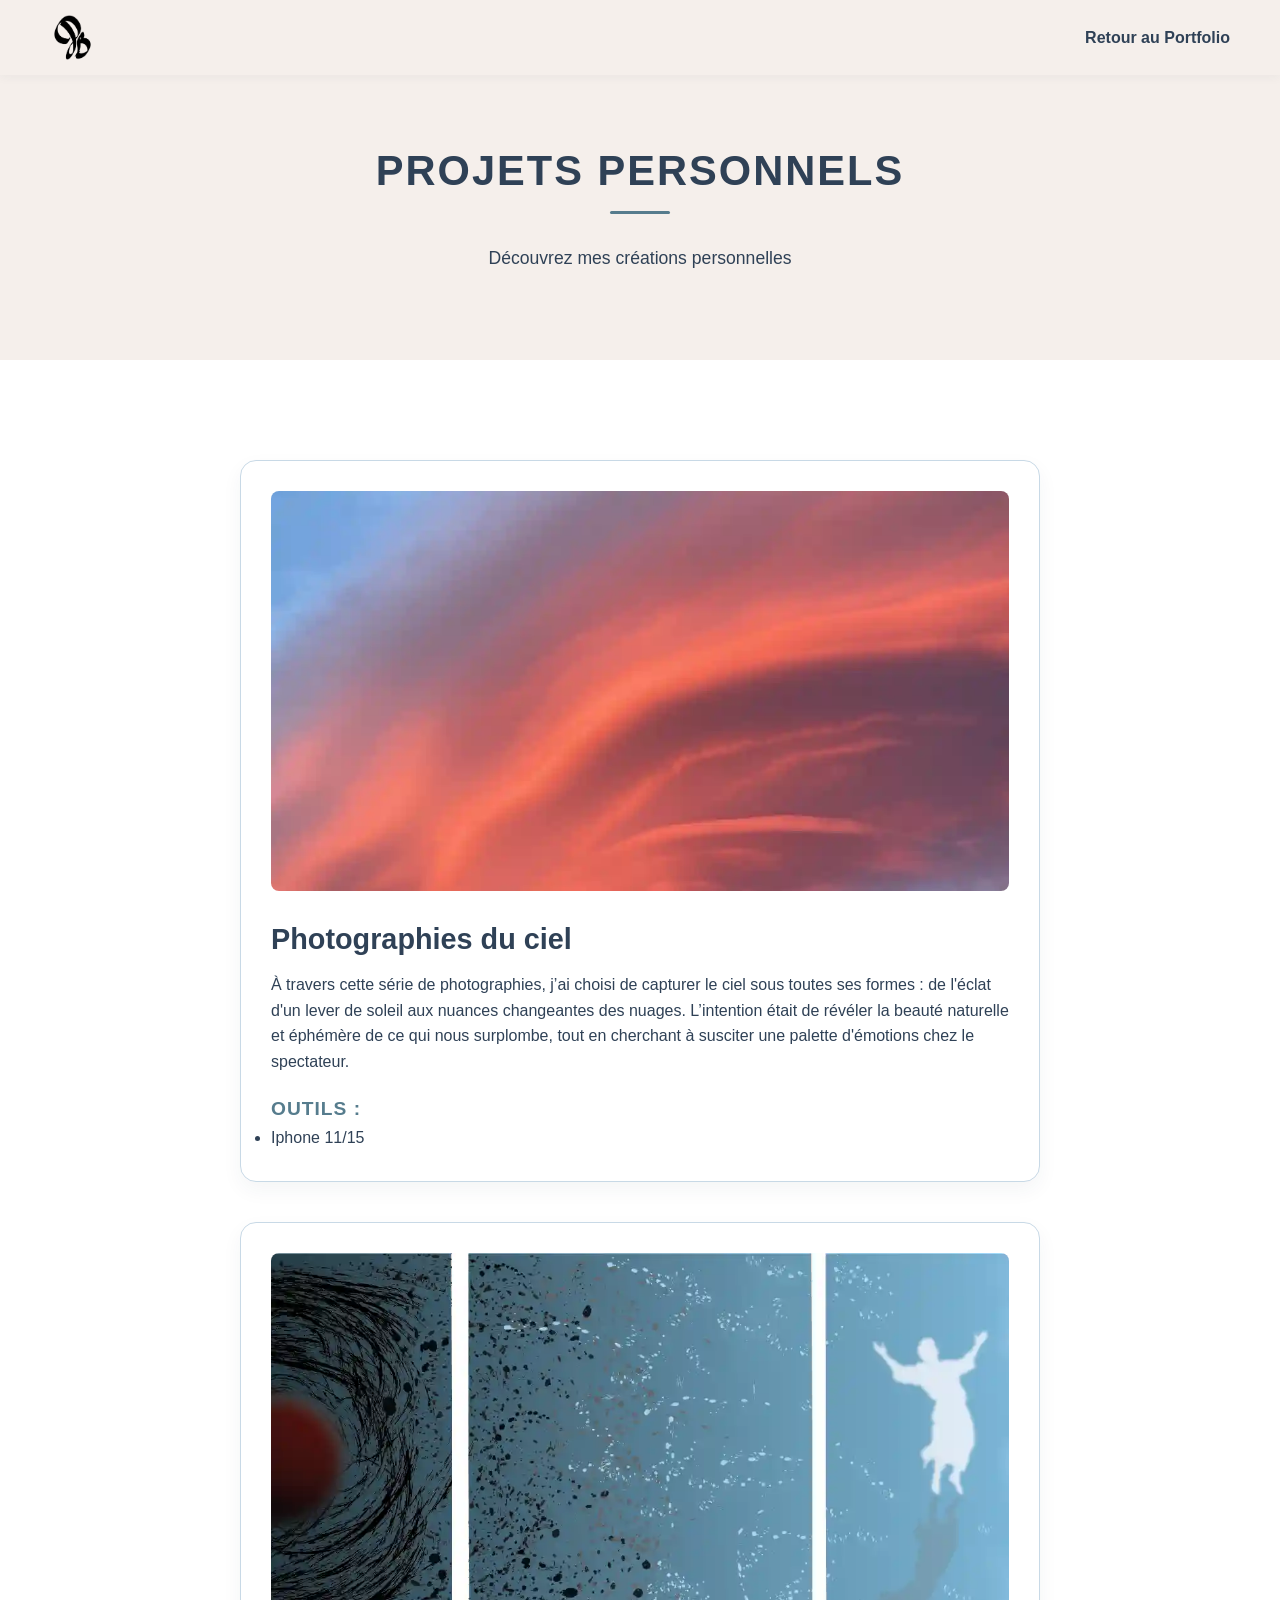
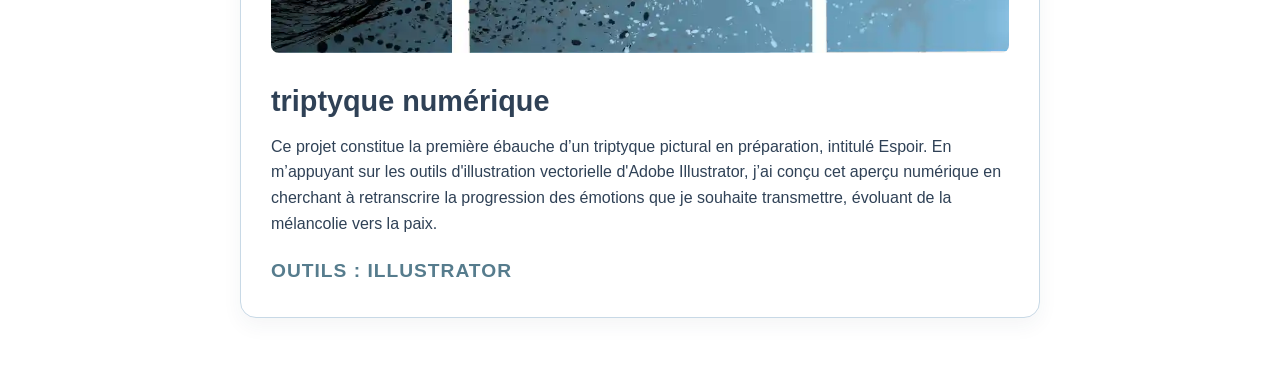
<file: personnels.html>
<!DOCTYPE html>
<html lang="fr">

<head>
    <meta charset="UTF-8">
    <meta name="viewport" content="width=device-width, initial-scale=1.0">
    <title>Projet : Graphisme</title>
    <link rel="stylesheet" href="styles.css">
</head>

<body>

    <header class="navbar">
        <div class="logo">
            <a href="index.html">
                <img src="img/Bernardini_Paloma_logo.webp" alt="Logo de mon portfolio" class="logo-img">
            </a>
        </div>
        <nav>
            <ul class="nav-links">
                <li><a href="index.html?#projets">Retour au Portfolio</a></li>
            </ul>
        </nav>
    </header>

    <section class="section projet-header">
        <div class="container">
            <h1 class="section-title">Projets personnels</h1>
            <p class="projet-intro">Découvrez mes créations personnelles</p>
        </div>
    </section>

    <section class="section bg-light">
        <div class="container">
            <div class="grille-projets">

                <div class="carte-projet-detail">
                    <a href="#img1-1">
                        <div class="video-placeholder">
                            <img src="img/ciel1.webp" alt="Photographie du ciel">
                        </div>
                    </a>
                    <div class="projet-desc">
                        <h2>Photographies du ciel</h2>
                        <p>À travers cette série de photographies, j’ai choisi de capturer le ciel sous toutes ses
                            formes : de l'éclat d'un lever de soleil aux nuances changeantes des nuages. L’intention
                            était de révéler la beauté naturelle et éphémère de ce qui nous surplombe, tout en cherchant
                            à susciter une palette d'émotions chez le spectateur.</p>
                        <h3>Outils :</h3>
                        <ul>
                            <li>Iphone 11/15</li>
                        </ul>
                    </div>

                    <div id="img1-1" class="lightbox">
                        <a href="#!" class="croix">×</a>
                        <a href="#img1-7" class="fleche fleche-gauche">&#10094;</a>
                        <img src="img/ciel1.webp" alt="Affiche 1">
                        <a href="#img1-2" class="fleche fleche-droite">&#10095;</a>
                    </div>

                    <div id="img1-2" class="lightbox">
                        <a href="#!" class="croix">×</a>
                        <a href="#img1-1" class="fleche fleche-gauche">&#10094;</a>
                        <img src="img/ciel2.webp" alt="Affiche 2">
                        <a href="#img1-3" class="fleche fleche-droite">&#10095;</a>
                    </div>

                    <div id="img1-3" class="lightbox">
                        <a href="#!" class="croix">×</a>
                        <a href="#img1-2" class="fleche fleche-gauche">&#10094;</a>
                        <img src="img/ciel3.webp" alt="Affiche 3">
                        <a href="#img1-4" class="fleche fleche-droite">&#10095;</a>
                    </div>

                    <div id="img1-4" class="lightbox">
                        <a href="#!" class="croix">×</a>
                        <a href="#img1-2" class="fleche fleche-gauche">&#10094;</a>
                        <img src="img/ciel4.webp" alt="Affiche 4">
                        <a href="#img1-5" class="fleche fleche-droite">&#10095;</a>
                    </div>

                    <div id="img1-5" class="lightbox">
                        <a href="#!" class="croix">×</a>
                        <a href="#img1-4" class="fleche fleche-gauche">&#10094;</a>
                        <img src="img/ciel5.webp" alt="Affiche 5">
                        <a href="#img1-6" class="fleche fleche-droite">&#10095;</a>
                    </div>

                    <div id="img1-6" class="lightbox">
                        <a href="#!" class="croix">×</a>
                        <a href="#img1-5" class="fleche fleche-gauche">&#10094;</a>
                        <img src="img/ciel6.webp" alt="Affiche 6">
                        <a href="#img1-7" class="fleche fleche-droite">&#10095;</a>
                    </div>

                    <div id="img1-7" class="lightbox">
                        <a href="#!" class="croix">×</a>
                        <a href="#img1-6" class="fleche fleche-gauche">&#10094;</a>
                        <img src="img/ciel7.webp" alt="Affiche 7">
                        <a href="#img1-1" class="fleche fleche-droite">&#10095;</a>
                    </div>
                </div>



                <div class="carte-projet-detail">
                    <a href="#img2">
                        <div class="video-placeholder">
                            <img src="img/triptyque.webp" alt="Reproduction Célébrité">
                        </div>
                    </a>
                    <div class="projet-desc">
                        <h2>triptyque numérique</h2>
                        <p>Ce projet constitue la première ébauche d’un triptyque pictural en préparation, intitulé
                            Espoir. En m’appuyant sur les outils d'illustration vectorielle d'Adobe Illustrator, j’ai
                            conçu cet aperçu numérique en cherchant à retranscrire la progression des émotions que je
                            souhaite transmettre, évoluant de la mélancolie vers la paix.</p>
                        <h3>Outils : Illustrator</h3>
                    </div>

                    <div id="img2" class="lightbox">
                        <a href="#!" class="croix">×</a>
                        <img src="img/triptyque.webp" alt="Reproduction en grand">
                    </div>
                </div>


            </div>
        </div>
    </section>

</body>

</html>
</file>
<file: styles.css>
/* ==========================================================================
   0. VARIABLES ET BASES GLOBALES
   ========================================================================== */
:root {

    --navy: #2F4156;
    --teal: #567C8D;
    --sky: #C8D9E6;
    --beige: #F5EFEB;
    --white: #FFFFFF;
    
  
    --shadow-nav: 0 2px 10px rgba(47, 65, 86, 0.05);
    --shadow-card: 0 8px 20px rgba(47, 65, 86, 0.05);
    --shadow-hover: 0 12px 25px rgba(47, 65, 86, 0.1);
}

* {
    margin: 0;
    padding: 0;
    box-sizing: border-box;
    font-family: 'Segoe UI', Tahoma, Geneva, Verdana, sans-serif;
}

html {
    scroll-behavior: smooth; 
}

body {
    color: var(--navy); 
    background-color: var(--beige); 
    line-height: 1.6;
}

.section {
    min-height: 100vh; 
    padding: 100px 20px 50px; 
    display: flex;
    justify-content: center;
    align-items: center;
}

.bg-light {
    background-color: var(--white); 
}

.container {
    width: 100%;
    max-width: 1000px;
}

.section-title {
    text-align: center;
    margin-bottom: 50px;
    font-size: 2.6rem; 
    text-transform: uppercase;
    font-weight: 800;
    letter-spacing: 2px;
    position: relative;
    padding-bottom: 10px;
}

.section-title::after {
    content: '';
    position: absolute;
    width: 60px;
    height: 3px;
    background-color: var(--teal); 
    bottom: 0;
    left: 50%;
    transform: translateX(-50%);
    border-radius: 2px;
}

.flex-row {
    display: flex;
    justify-content: space-between;
    gap: 40px;
    flex-wrap: wrap; 
}

/* ==========================================================================
   1. MENU DE NAVIGATION (Header)
   ========================================================================== */
.navbar {
    position: fixed; 
    top: 0;
    width: 100%;
    background-color: rgba(245, 239, 235, 0.95); 
    backdrop-filter: blur(5px);
    display: flex;
    justify-content: space-between;
    align-items: center;
    padding: 15px 50px;
    box-shadow: var(--shadow-nav); 
    z-index: 1000;
}

.logo a {
    text-decoration: none;
    display: flex;
    align-items: center;
}

.logo-img {
    height: 45px; 
    width: auto;  
    display: block;
}

.nav-links {
    list-style: none;
    display: flex;
    gap: 30px;
}

.nav-links li a {
    text-decoration: none;
    color: inherit; 
    font-weight: 600;
    padding: 5px 0;
    position: relative;
    transition: color 0.3s;
}

.nav-links li a:hover {
    color: var(--teal); 
}

.nav-links li a::after {
    content: '';
    position: absolute;
    width: 0;
    height: 2px;
    background-color: var(--teal); 
    bottom: 0; 
    left: 0;
    transition: width 0.3s ease;
}

.nav-links li a:hover::after {
    width: 100%;
}

/* ==========================================================================
   2. PAGE PRINCIPALE : ACCUEIL
   ========================================================================== */
.box-photo {
    flex: 1;
    min-width: 0; 
    background-color: var(--white); 
    border: 1px solid var(--sky); 
    border-radius: 16px;
    display: flex;
    justify-content: center;
    align-items: center;
    min-height: 300px;
    max-height: 400px; 
    box-shadow: var(--shadow-card); 
    overflow: hidden; 
    animation: fadeInUp 0.8s ease-out forwards;
}

.photo-profil {
    width: 100%;
    height: 100%;
    object-fit: cover; 
    object-position: center; 
    display: block;
}

.box-text {
    flex: 1;
    display: flex;
    flex-direction: column;
    justify-content: center;
    opacity: 0; 
    animation: fadeInUp 0.8s ease-out 0.2s forwards; 
}

.box-text h1 {
    margin-bottom: 20px;
    font-size: 3.2rem; 
    line-height: 1.2;
}

/* ==========================================================================
   3. PAGE PRINCIPALE : PARCOURS (Frise chronologique)
   ========================================================================== */
.timeline-bulles {
    position: relative;
    max-width: 900px;
    margin: 0 auto;
}

.timeline-bulles::after {
    content: '';
    position: absolute;
    width: 2px; 
    background-color: var(--sky); 
    top: 0;
    bottom: 0;
    left: 50%;
    margin-left: -1px;
}

.bulle-container {
    padding: 20px 40px;
    position: relative;
    width: 50%;
}

.gauche { left: 0; }
.droite { left: 50%; }

.bulle-container::after {
    content: '';
    position: absolute;
    width: 16px; 
    height: 16px;
    background-color: var(--white);  
    border: 3px solid var(--teal); 
    border-radius: 50%;
    top: 30px;
    z-index: 1;
    animation: pulseDot 2.5s infinite;
}

.gauche::after { right: -8px; }
.droite::after { left: -8px; }

.bulle-contenu {
    padding: 25px;
    background-color: var(--white); 
    border: 1px solid var(--sky); 
    border-radius: 16px;
    box-shadow: var(--shadow-card);
    position: relative;
    transition: transform 0.3s;
}

.bulle-contenu:hover {
    transform: translateY(-5px);
}

.date-bulle {
    display: inline-block;
    color: var(--white); 
    background-color: var(--teal); 
    padding: 5px 15px;
    border-radius: 15px;
    font-size: 0.85rem;
    font-weight: 700;
    margin-bottom: 15px;
    text-transform: uppercase;
    letter-spacing: 1px;
}

.bulle-contenu h3 { 
    margin-bottom: 5px; 
    font-weight: 700; 
    font-size: 1.3rem; 
}

.bulle-contenu h4 { 
    margin-bottom: 15px; 
    font-weight: 500; 
    color: var(--teal); 
    font-style: italic; 
}

/* ==========================================================================
   4. PAGE PRINCIPALE : COMPÉTENCES & PROJETS
   ========================================================================== */
.grid-container {
    display: grid;
    grid-template-columns: repeat(4, 1fr); 
    gap: 25px;
}

.card {
    background-color: var(--white); 
    border: 1px solid var(--sky); 
    border-radius: 16px;
    padding: 25px;
    text-align: center;
    box-shadow: var(--shadow-card);
    transition: transform 0.3s, box-shadow 0.3s;
}

.card:hover {
    transform: translateY(-5px);
    box-shadow: var(--shadow-hover);
}

.card h3 {
    font-weight: 700;
    font-size: 1.3rem; 
    margin-bottom: 15px;
}


.jauge-fond {
    background-color: var(--beige); 
    border-radius: 20px;
    overflow: hidden;
    height: 8px; 
}

.jauge-remplissage {
    background-color: var(--teal);
    height: 100%;
    color: transparent; 
    animation: fillBar 1.5s ease-out forwards; 
}


.projet-card {
    height: 120px;
    display: flex;
    justify-content: center;
    align-items: center;
    font-weight: 700;
    font-size: 1.4rem; 
    background-color: var(--white);
    color: var(--teal); 
    border: 1px solid var(--sky); 
    text-decoration: none;
    transition: all 0.3s ease;
}

a.projet-card:hover {
    background-color: var(--teal); 
    color: var(--white); 
    border-color: var(--teal);
    transform: scale(1.03); /* Léger grossissement */
}

/* ==========================================================================
   5. PAGE PRINCIPALE : CONTACT
   ========================================================================== */
.box-form, .box-contact-info {
    background-color: var(--white); 
    border: 1px solid var(--sky); 
    border-radius: 16px;
    padding: 40px;
    box-shadow: var(--shadow-card);
}

.box-form { flex: 1.5; }
.box-contact-info { flex: 1; }

.box-form label {
    display: block;
    margin-bottom: 8px;
    font-weight: 600;
    font-size: 1rem;
}

.box-form input, .box-form textarea {
    width: 100%;
    padding: 12px;
    margin-bottom: 25px;
    border: 1px solid var(--sky); 
    background-color: var(--beige); 
    border-radius: 8px;
    color: inherit;
    font-family: inherit;
    font-weight: 500;
    transition: outline 0.3s, border-color 0.3s;
}

.box-form input:focus, .box-form textarea:focus {
    outline: 2px solid var(--teal);
    border-color: transparent;
}

.btn {
    padding: 12px 30px;
    background-color: var(--teal); 
    color: var(--white);
    border: none;
    border-radius: 8px;
    cursor: pointer;
    font-size: 1.1rem;
    font-weight: 700;
    text-transform: uppercase;
    transition: background-color 0.3s, transform 0.2s;
}

.btn:hover { 
    background-color: var(--navy); 
    transform: translateY(-2px);
}

.box-contact-info h3 { 
    margin-bottom: 20px; 
    font-weight: 700; 
    font-size: 1.4rem; 
}

.box-contact-info p { 
    margin-bottom: 15px; 
    color: var(--teal); 
    font-size: 1.05rem; 
}

.box-contact-info a { 
    color: inherit; 
    text-decoration: none; 
    font-weight: 700; 
    border-bottom: 1px solid transparent; 
    transition: border-color 0.3s, color 0.3s;
}

.box-contact-info a:hover { 
    border-color: var(--teal); 
    color: var(--teal);
}

.reseau-link {
    display: flex;
    align-items: center;
    gap: 15px; 
    margin-bottom: 15px;
    transition: transform 0.2s;
}

.reseau-link:hover {
    transform: translateX(5px); 
}

.icon-reseau {
    width: 30px;
    height: 30px; 
    object-fit: contain; 
    display: block;
}

/* ==========================================================================
   6. PAGES SECONDAIRES : DÉTAILS DES PROJETS & LIGHTBOX
   ========================================================================== */
.projet-header {
    min-height: 40vh;
    text-align: center;
}

.projet-intro {
    font-size: 1.1rem;
    margin-top: -20px;
    max-width: 600px;
    margin-left: auto;
    margin-right: auto;
}

.grille-projets {
    display: grid;
    grid-template-columns: 1fr; 
    gap: 40px; 
    max-width: 800px; 
    margin: 0 auto; 
}

.carte-projet-detail {
    background-color: var(--white); 
    border: 1px solid var(--sky);
    border-radius: 16px;
    padding: 30px;
    display: flex;
    flex-direction: column;
    box-shadow: var(--shadow-card);
}

.carte-projet-detail .video-placeholder {
    width: 100%;
    height: 400px; 
    margin-bottom: 25px;
    border-radius: 8px;
    background-color: var(--beige); 
    display: flex;
    justify-content: center;
    align-items: center;
    overflow: hidden; 
}

.carte-projet-detail .video-placeholder img {
    width: 100%;
    height: 100%;
    object-fit: cover; 
    transition: transform 0.6s ease; /* Animation de zoom plus douce */
}

.carte-projet-detail a:hover .video-placeholder img {
    transform: scale(1.05); /* Zoom au survol de la miniature */
}

.carte-projet-detail h2 {
    margin-bottom: 10px;
    font-weight: 700;
    font-size: 1.8rem; 
}

.carte-projet-detail h3 {
    margin-top: 20px;
    font-size: 1.2rem; 
    color: var(--teal);
    text-transform: uppercase;
    letter-spacing: 1px;
    font-weight: 700;
}


.lightbox {
    display: none; 
    position: fixed;
    top: 0;
    left: 0;
    width: 100%;
    height: 100%;
    background-color: rgba(47, 65, 86, 0.95); 
    backdrop-filter: blur(5px); 
    z-index: 2000; 
}

.lightbox:target {
    display: flex;
    justify-content: center;
    align-items: center;
    animation: fadeIn 0.4s ease-out forwards; /* Apparition de la lightbox */
}

.lightbox img, .lightbox video {
    max-width: 90vw; 
    max-height: 90vh; 
    border-radius: 8px; 
    object-fit: contain; 
    outline: none;
    box-shadow: 0 10px 30px rgba(0, 0, 0, 0.3);
}

.lightbox .croix {
    position: absolute;
    top: 20px;
    right: 40px;
    color: var(--white);
    font-size: 50px;
    text-decoration: none;
    font-weight: 300; 
    transition: color 0.3s;
    z-index: 2002;
}

.lightbox .croix:hover {
    color: var(--sky);
}

/* ==========================================================================
   7. RESPONSIVE (Adaptation Mobiles et Tablettes)
   ========================================================================== */
@media (max-width: 768px) {
    .flex-row { flex-direction: column; }
    .grid-container { grid-template-columns: repeat(2, 1fr); }
    .navbar { flex-direction: column; gap: 10px; padding: 15px; }
    .nav-links { flex-wrap: wrap; justify-content: center; gap: 15px; }
    
    .timeline-bulles::after { left: 30px; }
    .bulle-container {
        width: 100%;
        padding-left: 60px;
        padding-right: 20px;
    }
    .gauche, .droite { left: 0; }
    .bulle-container::after { left: 22px; }
    
    .lightbox .croix {
        top: 10px;
        right: 20px;
        font-size: 40px;
    }
}

@media (max-width: 480px) {
    .grid-container {
        grid-template-columns: 1fr; 
    }
    .box-text h1 { font-size: 2.4rem; }
}

/* ==========================================================================
   8. ANIMATIONS (Clés d'animation)
   ========================================================================== */


@keyframes fadeInUp {
    from {
        opacity: 0;
        transform: translateY(30px);
    }
    to {
        opacity: 1;
        transform: translateY(0);
    }
}


@keyframes pulseDot {
    0% {
        box-shadow: 0 0 0 0 rgba(86, 124, 141, 0.4); /* Teal transparent */
    }
    70% {
        box-shadow: 0 0 0 10px rgba(86, 124, 141, 0);
    }
    100% {
        box-shadow: 0 0 0 0 rgba(86, 124, 141, 0);
    }
}


@keyframes fillBar {
    from {
        width: 0%;
    }
}


@keyframes fadeIn {
    from {
        opacity: 0;
    }
    to {
        opacity: 1;
    }
}
</file>
